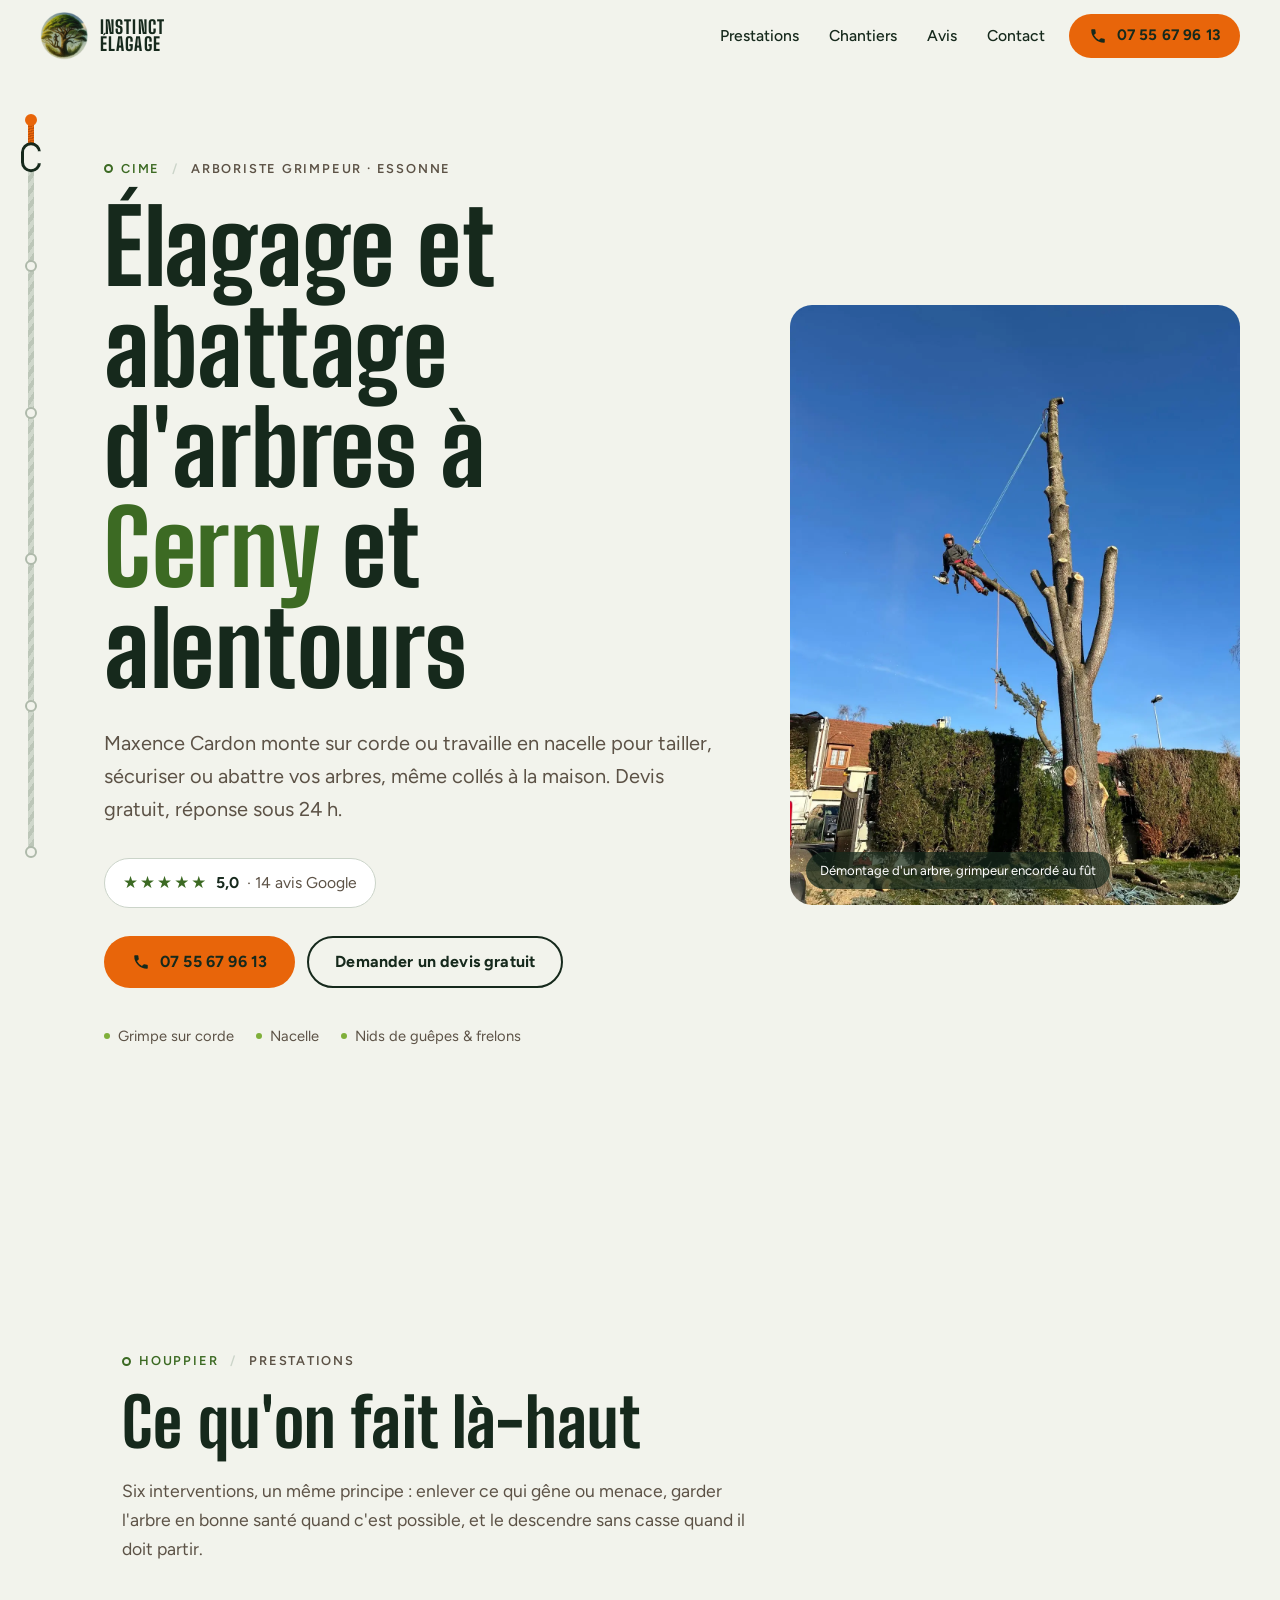
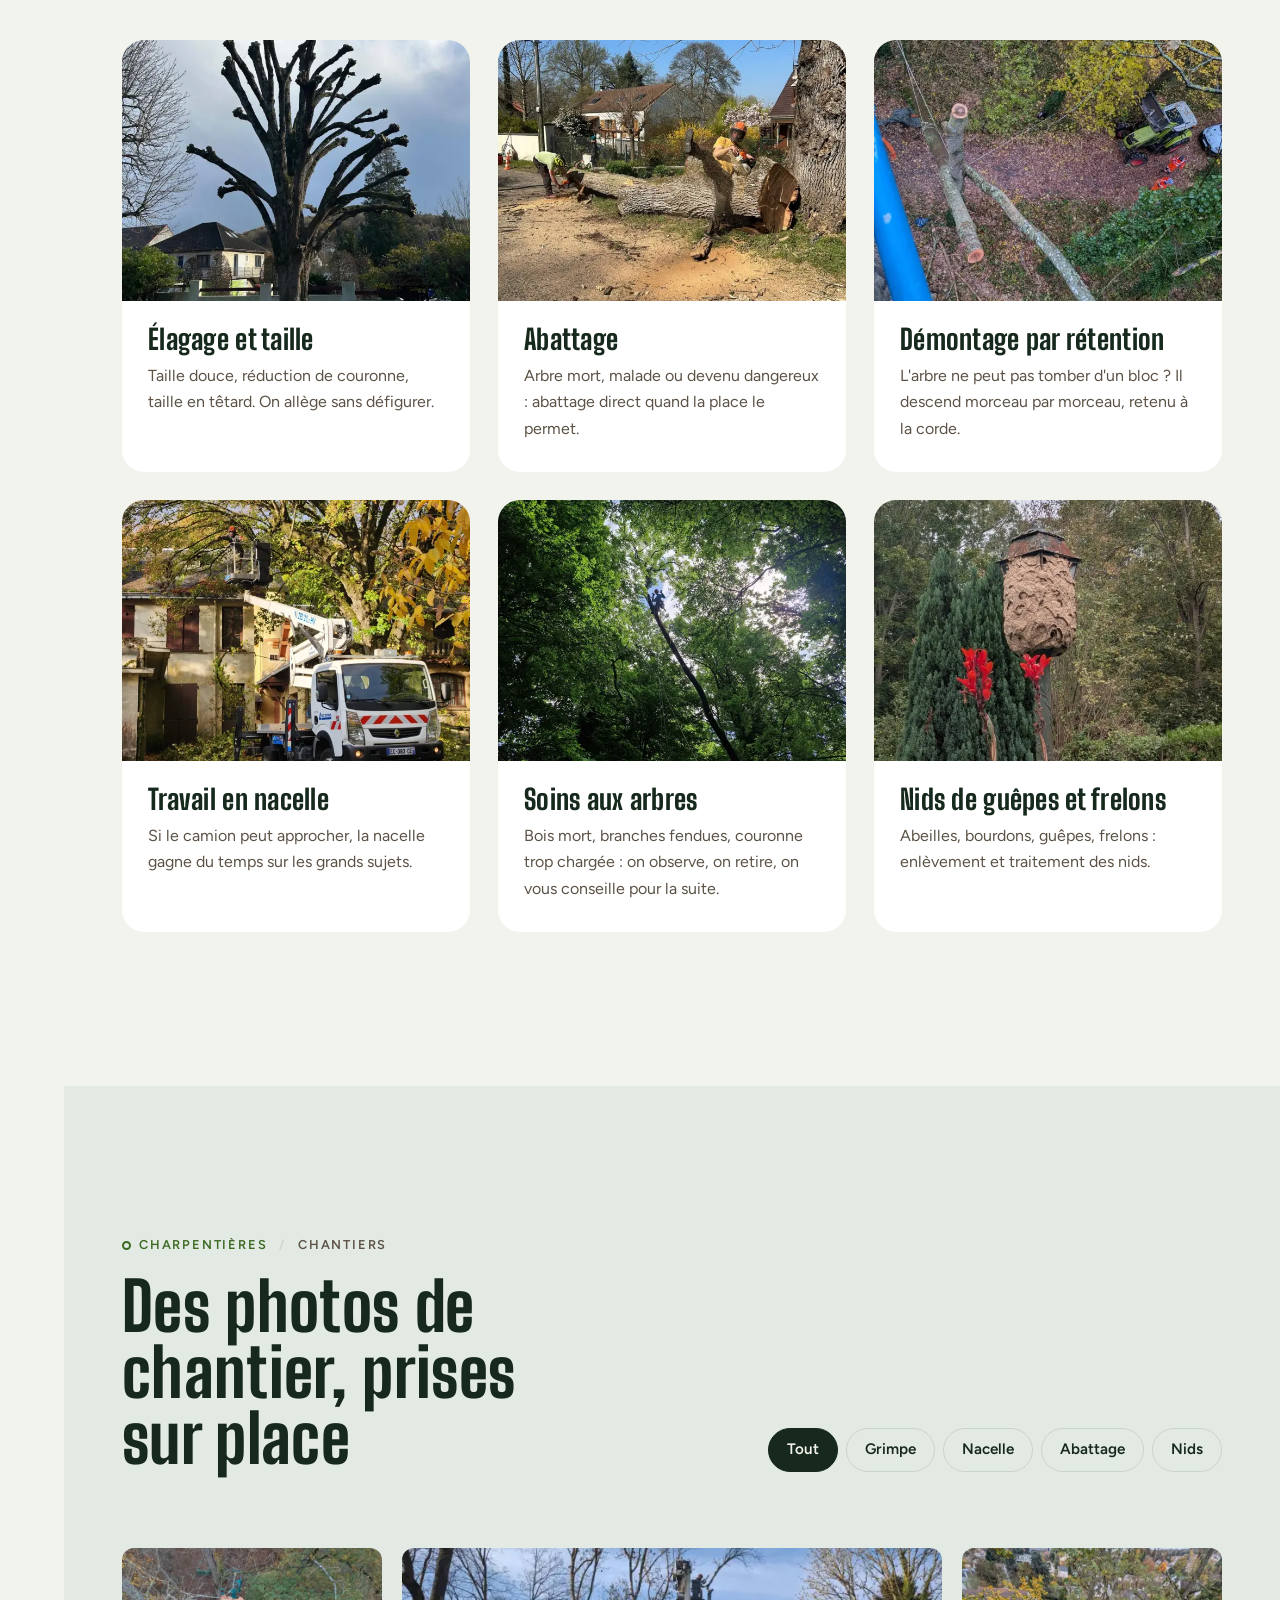
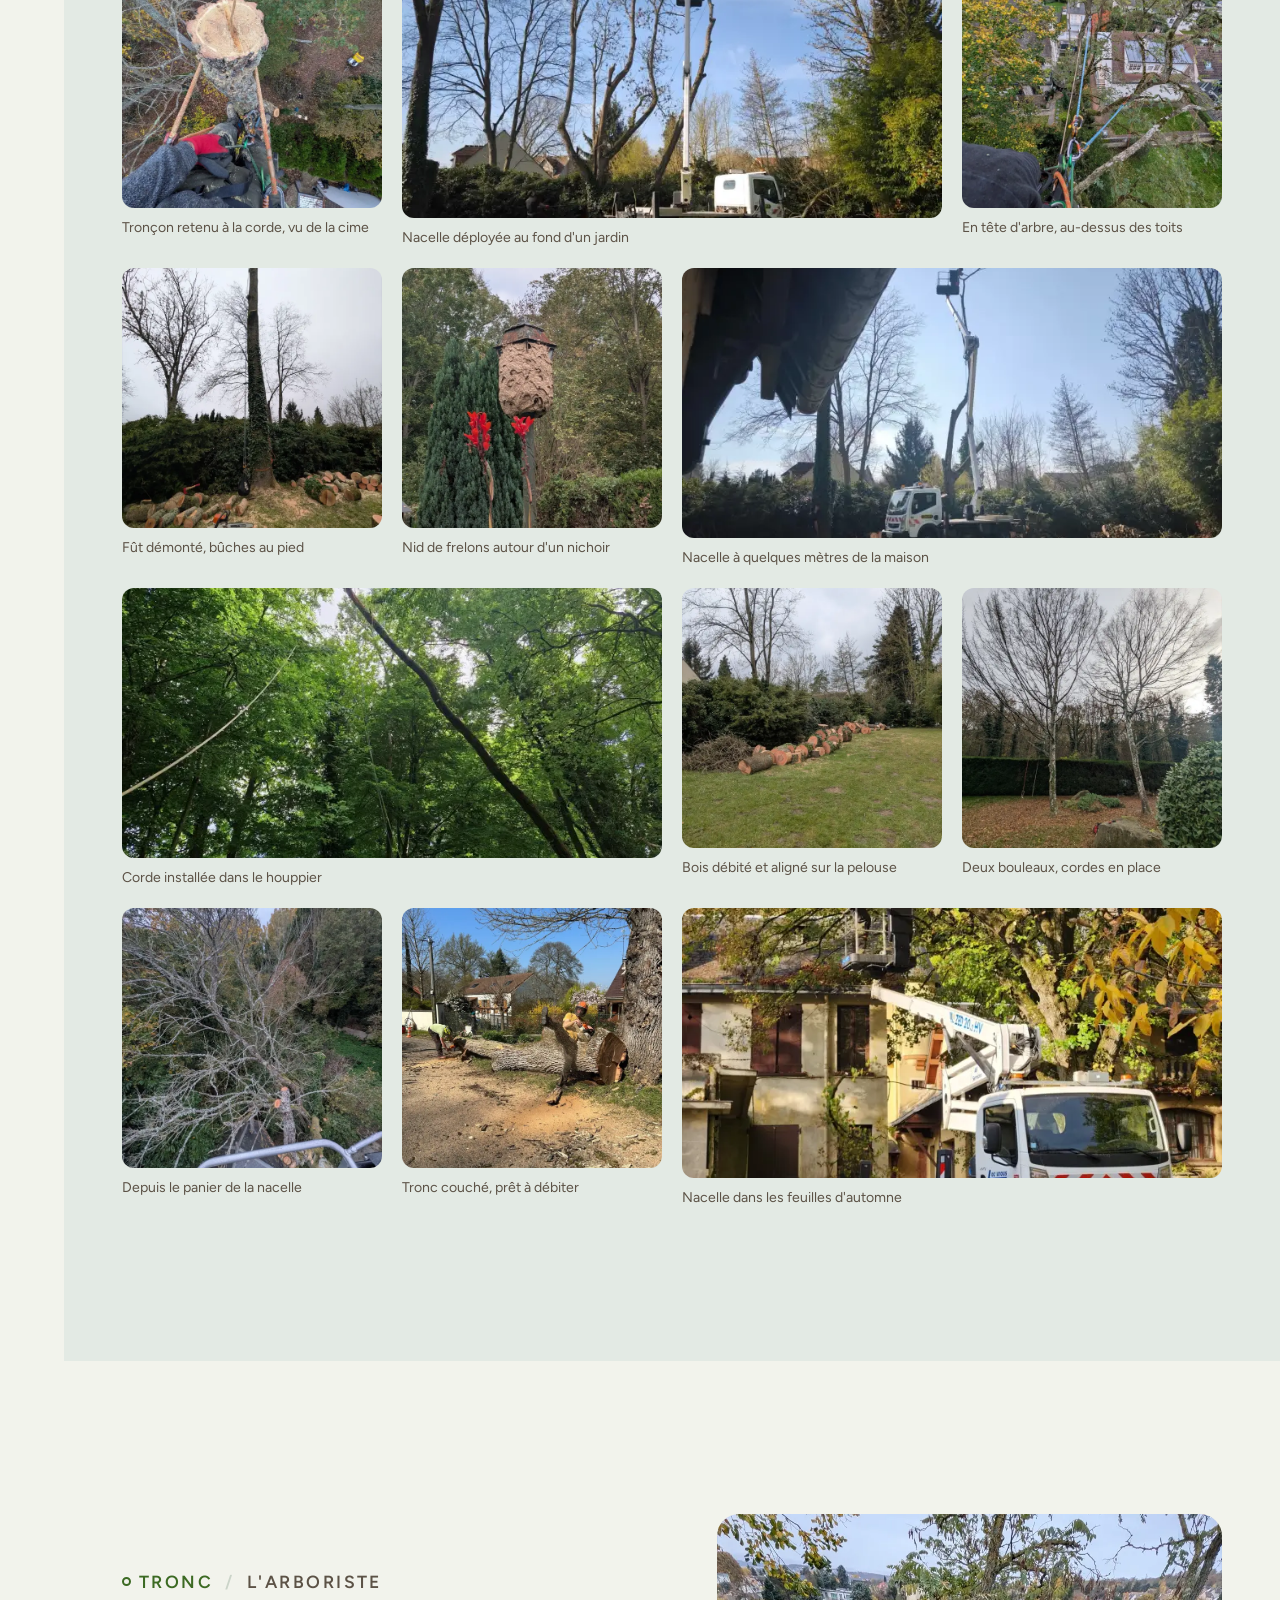
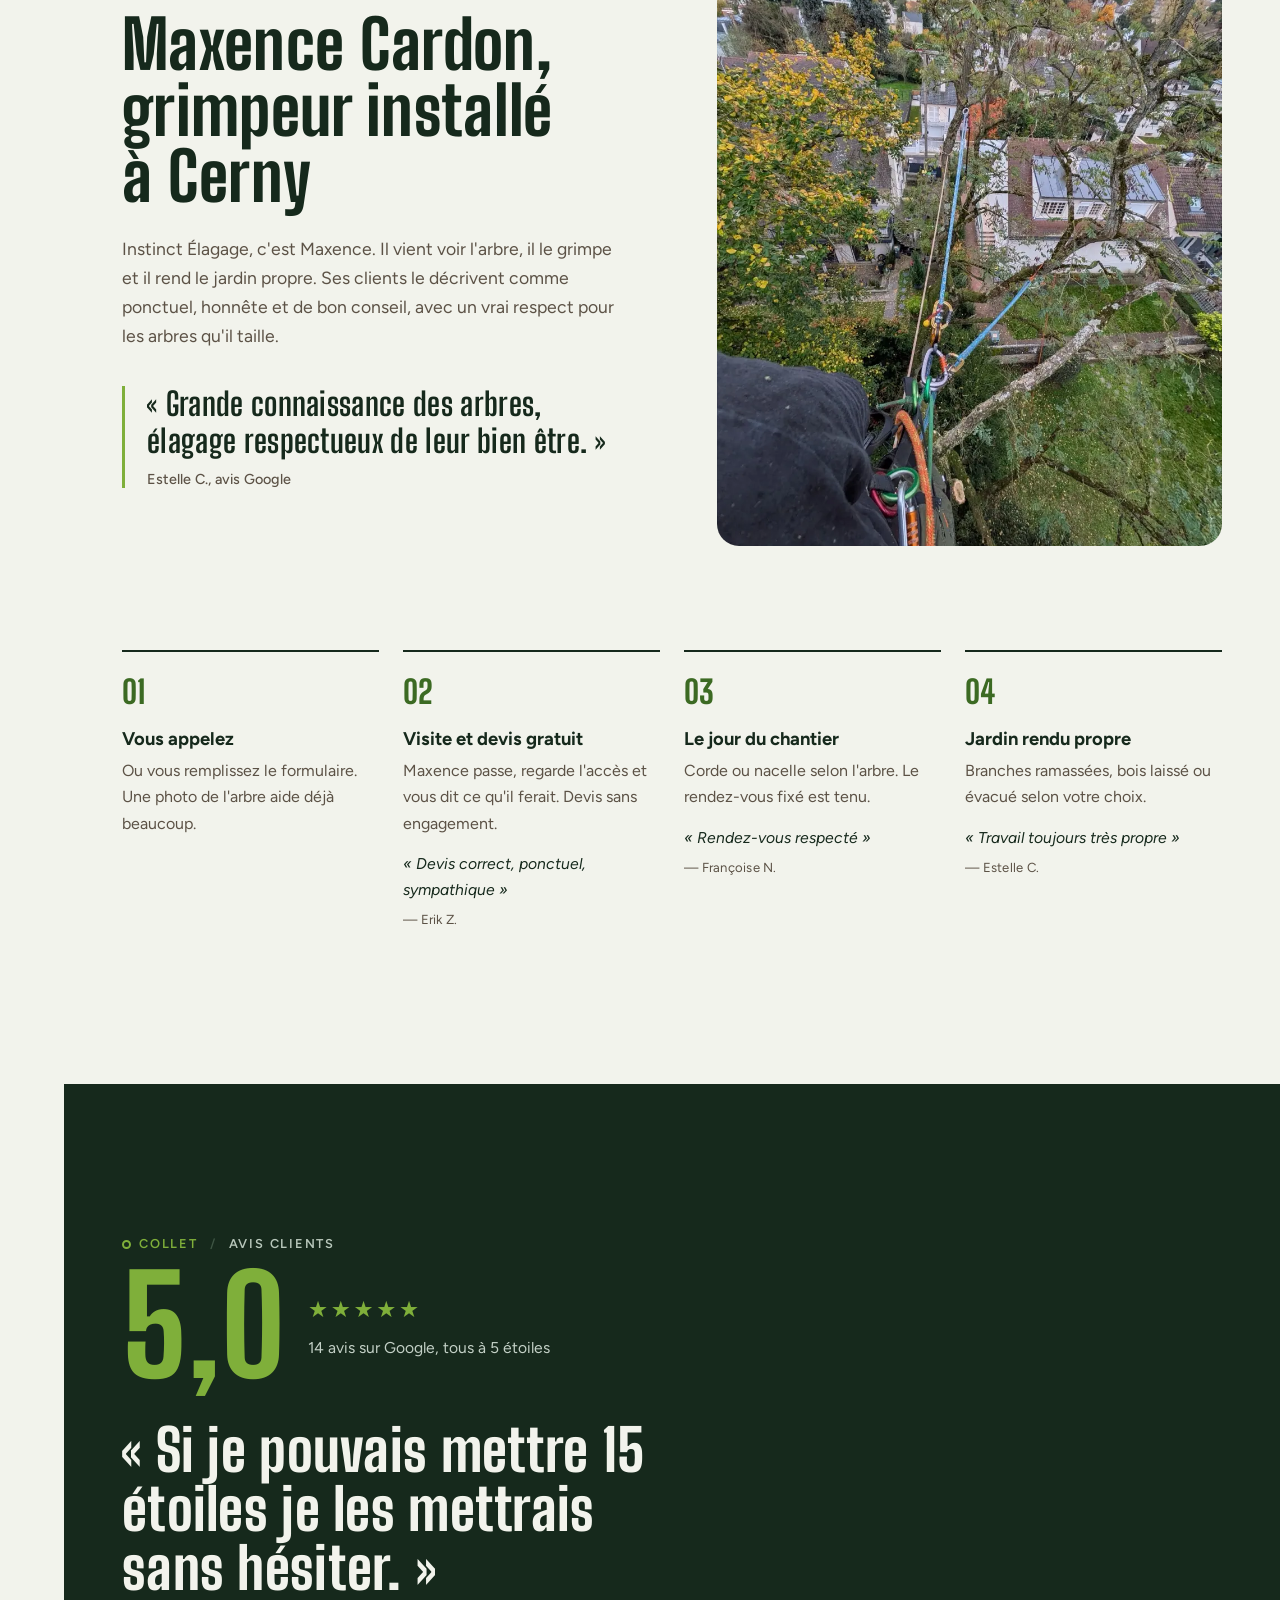
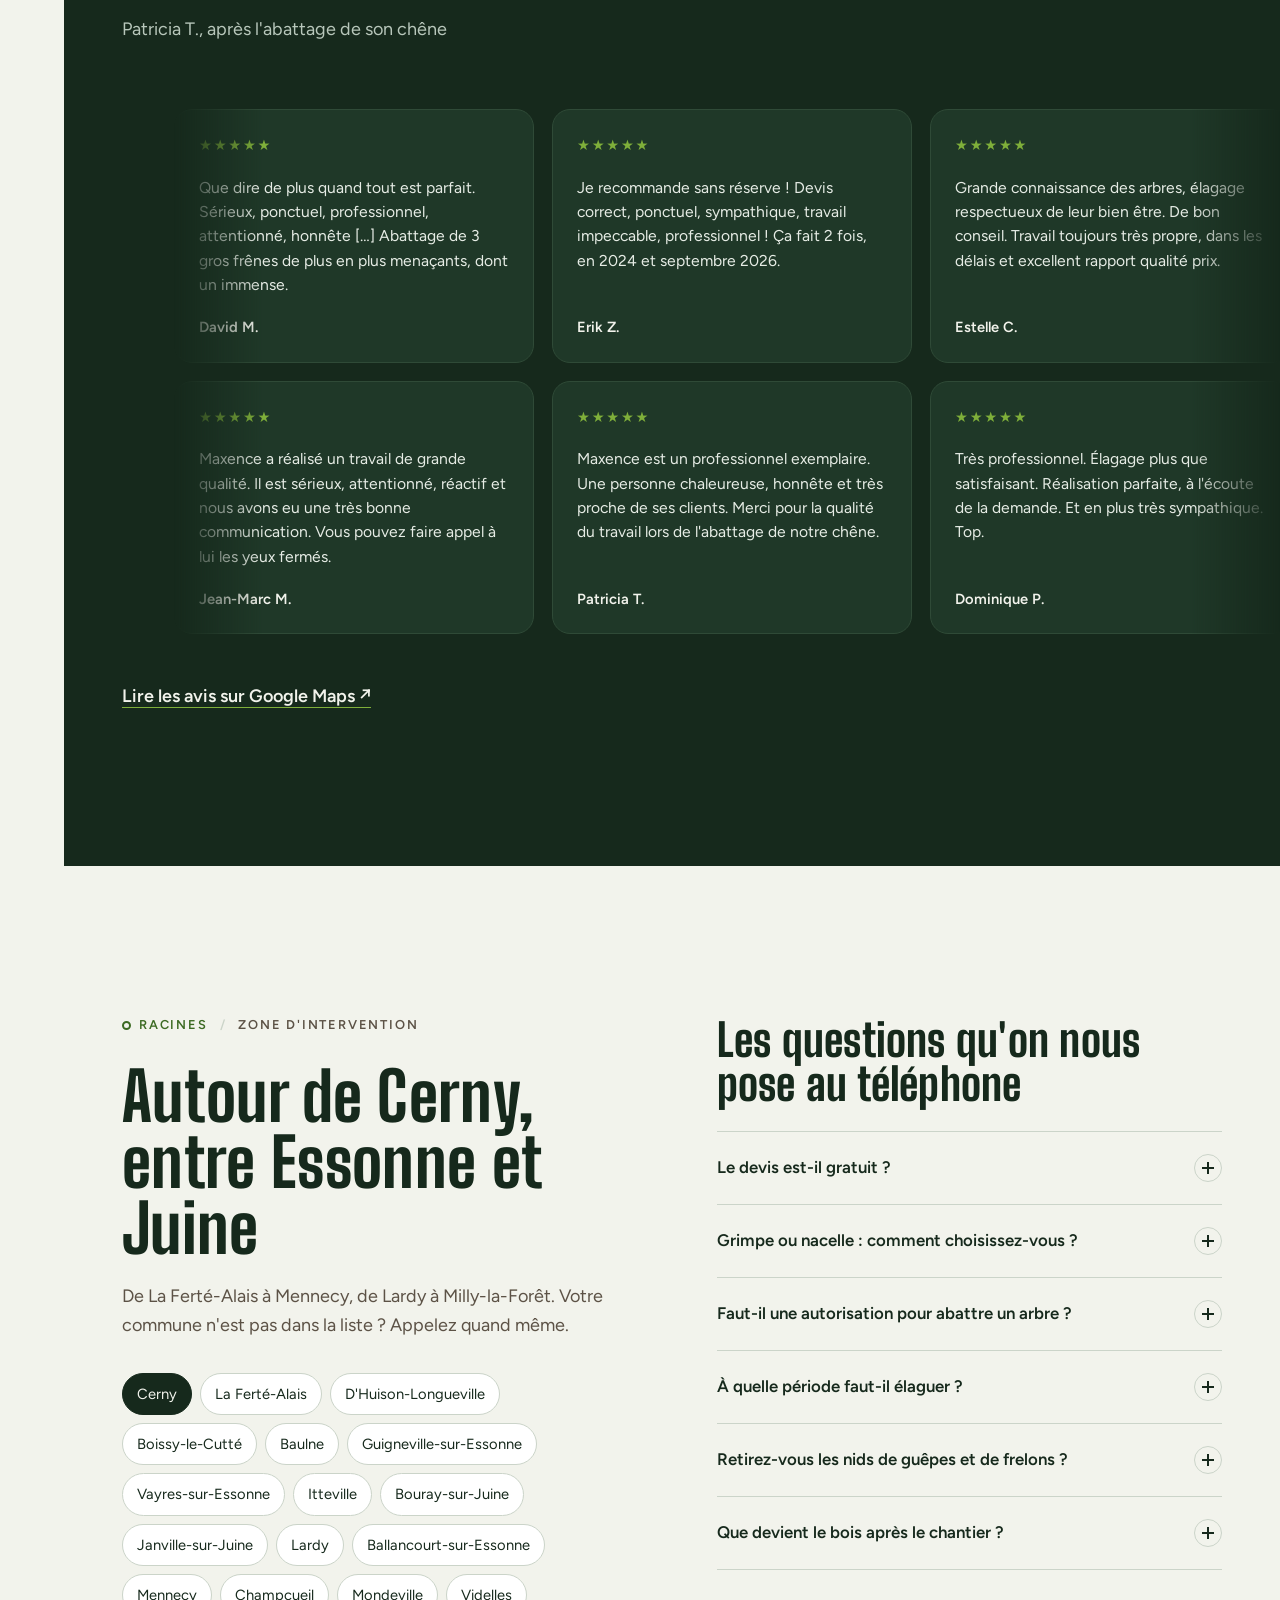
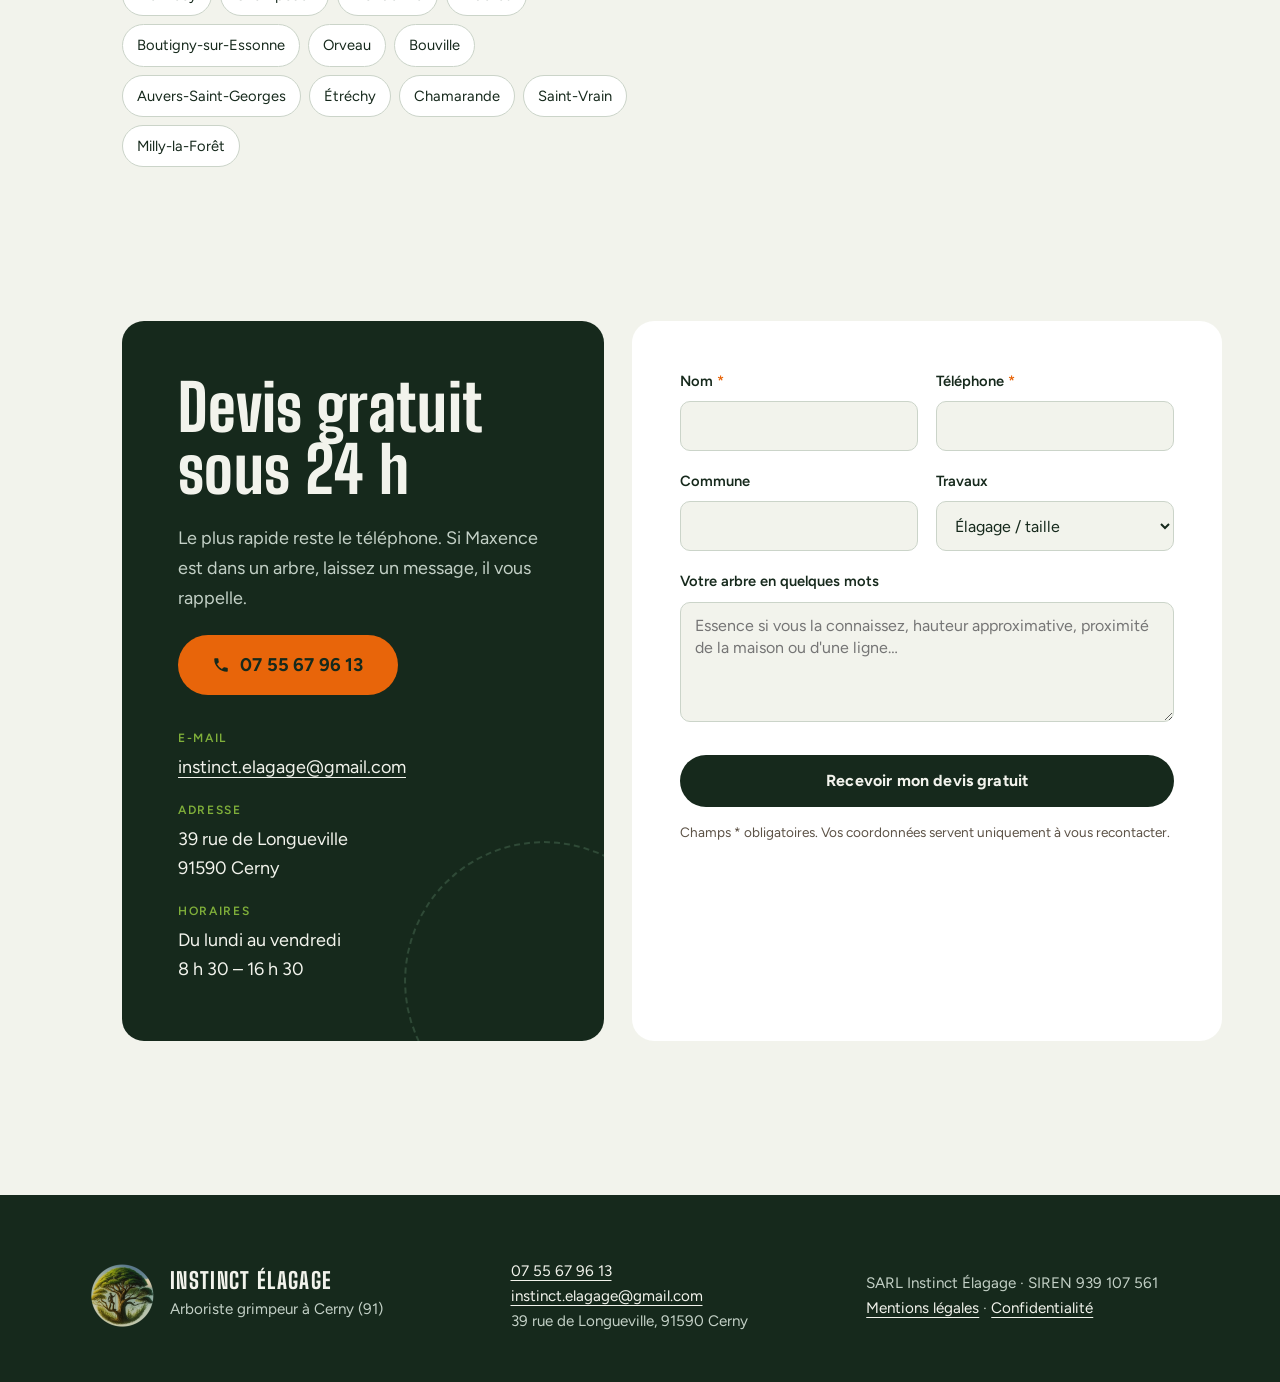
<file: index.html>
<!doctype html>
<html lang="fr">
<head>
<meta charset="UTF-8">
<meta name="viewport" content="width=device-width, initial-scale=1">
<script>document.documentElement.classList.add('js')</script>
<title>Élagueur à Cerny (91) | Instinct Élagage, arboriste grimpeur | Devis gratuit sous 24h</title>
<meta name="description" content="Instinct Élagage, arboriste grimpeur à Cerny (91) : élagage, taille, abattage, démontage d'arbres, nacelle, nids de guêpes et frelons. Noté 5,0/5 sur Google. Devis gratuit sous 24h. 07 55 67 96 13.">
<meta name="theme-color" content="#16291C">

<meta property="og:title" content="Instinct Élagage, élagueur grimpeur à Cerny (91)">
<meta property="og:description" content="Élagage, abattage, démontage d'arbres et nids de frelons en Essonne. Noté 5,0/5 sur Google. Devis gratuit sous 24h.">
<meta property="og:type" content="website">
<meta property="og:locale" content="fr_FR">
<meta property="og:url" content="https://znk-v.github.io/instinct-elagage/">
<meta property="og:image" content="https://znk-v.github.io/instinct-elagage/og-image.jpg">
<meta property="og:image:width" content="1200">
<meta property="og:image:height" content="630">
<meta property="og:image:alt" content="Arboriste grimpeur dans un houppier, Instinct Élagage à Cerny">
<meta name="twitter:card" content="summary_large_image">
<link rel="canonical" href="https://znk-v.github.io/instinct-elagage/">

<link rel="icon" href="favicon.ico" sizes="any">
<link rel="icon" type="image/png" sizes="32x32" href="favicon-32x32.png">
<link rel="icon" type="image/png" sizes="16x16" href="favicon-16x16.png">
<link rel="apple-touch-icon" sizes="180x180" href="apple-touch-icon.png">

<link rel="preconnect" href="https://fonts.googleapis.com">
<link rel="preconnect" href="https://fonts.gstatic.com" crossorigin>
<link href="https://fonts.googleapis.com/css2?family=Big+Shoulders+Display:wght@700;800&family=Figtree:wght@400;500;600;700&display=swap" rel="stylesheet">
<link rel="preload" as="image" href="img/hero-grimpeur.webp" fetchpriority="high">
<link rel="stylesheet" href="css/style.css">

<script type="application/ld+json">
{
  "@context":"https://schema.org",
  "@type":"LocalBusiness",
  "@id":"https://znk-v.github.io/instinct-elagage/#entreprise",
  "name":"Instinct Élagage",
  "legalName":"INSTINCT ELAGAGE",
  "description":"Arboriste grimpeur : élagage, taille, abattage, démontage d'arbres par rétention, travail en nacelle, enlèvement et traitement des nids d'hyménoptères.",
  "url":"https://znk-v.github.io/instinct-elagage/",
  "telephone":"+33755679613",
  "email":"instinct.elagage@gmail.com",
  "image":"https://znk-v.github.io/instinct-elagage/og-image.jpg",
  "logo":"https://znk-v.github.io/instinct-elagage/favicon-512.png",
  "founder":{"@type":"Person","name":"Maxence Cardon","jobTitle":"Arboriste grimpeur"},
  "taxID":"939107561",
  "priceRange":"€€",
  "address":{"@type":"PostalAddress","streetAddress":"39 rue de Longueville","addressLocality":"Cerny","postalCode":"91590","addressRegion":"Essonne","addressCountry":"FR"},
  "geo":{"@type":"GeoCoordinates","latitude":48.4721468,"longitude":2.3258686},
  "hasMap":"https://maps.app.goo.gl/cycZa8E64y7yx4pi8",
  "openingHoursSpecification":[{"@type":"OpeningHoursSpecification","dayOfWeek":["Monday","Tuesday","Wednesday","Thursday","Friday"],"opens":"08:30","closes":"16:30"}],
  "aggregateRating":{"@type":"AggregateRating","ratingValue":"5.0","reviewCount":"14","bestRating":"5"},
  "areaServed":[
    {"@type":"City","name":"Cerny"},{"@type":"City","name":"La Ferté-Alais"},{"@type":"City","name":"D'Huison-Longueville"},{"@type":"City","name":"Boissy-le-Cutté"},{"@type":"City","name":"Baulne"},{"@type":"City","name":"Guigneville-sur-Essonne"},{"@type":"City","name":"Vayres-sur-Essonne"},{"@type":"City","name":"Itteville"},{"@type":"City","name":"Bouray-sur-Juine"},{"@type":"City","name":"Janville-sur-Juine"},{"@type":"City","name":"Lardy"},{"@type":"City","name":"Ballancourt-sur-Essonne"},{"@type":"City","name":"Mennecy"},{"@type":"City","name":"Champcueil"},{"@type":"City","name":"Mondeville"},{"@type":"City","name":"Videlles"},{"@type":"City","name":"Boutigny-sur-Essonne"},{"@type":"City","name":"Orveau"},{"@type":"City","name":"Bouville"},{"@type":"City","name":"Auvers-Saint-Georges"},{"@type":"City","name":"Étréchy"},{"@type":"City","name":"Chamarande"},{"@type":"City","name":"Saint-Vrain"},{"@type":"City","name":"Milly-la-Forêt"}
  ],
  "hasOfferCatalog":{
    "@type":"OfferCatalog",
    "name":"Prestations",
    "itemListElement":[
      {"@type":"Offer","itemOffered":{"@type":"Service","name":"Élagage et taille d'arbres","description":"Taille douce, réduction de couronne, taille en têtard, retrait du bois mort."}},
      {"@type":"Offer","itemOffered":{"@type":"Service","name":"Abattage d'arbres","description":"Abattage d'arbres morts, malades ou dangereux."}},
      {"@type":"Offer","itemOffered":{"@type":"Service","name":"Démontage d'arbres par rétention","description":"Démontage morceau par morceau, retenu à la corde, quand l'arbre ne peut pas tomber en entier."}},
      {"@type":"Offer","itemOffered":{"@type":"Service","name":"Élagage en nacelle","description":"Travail en hauteur depuis une nacelle quand le camion peut approcher."}},
      {"@type":"Offer","itemOffered":{"@type":"Service","name":"Soins aux arbres","description":"Observation de l'arbre, retrait des branches fendues ou mortes, conseils d'entretien."}},
      {"@type":"Offer","itemOffered":{"@type":"Service","name":"Enlèvement de nids de guêpes et frelons","description":"Enlèvement et traitement des nids d'abeilles, bourdons, guêpes et frelons."}}
    ]
  }
}
</script>
<script type="application/ld+json">
{
  "@context":"https://schema.org",
  "@type":"FAQPage",
  "mainEntity":[
    {"@type":"Question","name":"Le devis est-il gratuit ?","acceptedAnswer":{"@type":"Answer","text":"Oui. Maxence vient voir l'arbre, explique ce qu'il propose de faire et vous envoie un devis détaillé, sans engagement. Vous avez une réponse sous 24 h après votre appel ou votre message."}},
    {"@type":"Question","name":"Grimpe ou nacelle : comment choisissez-vous ?","acceptedAnswer":{"@type":"Answer","text":"Selon l'accès. Si le camion peut approcher de l'arbre, la nacelle va souvent plus vite. Dans un jardin fermé, derrière la maison ou au-dessus d'un toit, Maxence monte sur corde et descend les morceaux retenus à la corde."}},
    {"@type":"Question","name":"Faut-il une autorisation pour abattre un arbre ?","acceptedAnswer":{"@type":"Answer","text":"Dans la plupart des jardins privés, non. Certaines communes protègent toutefois des arbres dans leur plan local d'urbanisme, et un arbre situé en espace boisé classé demande une déclaration préalable en mairie. Posez la question au moment du devis."}},
    {"@type":"Question","name":"À quelle période faut-il élaguer ?","acceptedAnswer":{"@type":"Answer","text":"Pour une taille d'entretien, on évite les gelées, les fortes chaleurs et le printemps, quand les oiseaux nichent. Un arbre dangereux, lui, se traite dès que possible, quelle que soit la saison."}},
    {"@type":"Question","name":"Retirez-vous les nids de guêpes et de frelons ?","acceptedAnswer":{"@type":"Answer","text":"Oui. Instinct Élagage enlève et traite les nids d'abeilles, de bourdons, de guêpes et de frelons. Appelez en précisant où se trouve le nid et à quelle hauteur."}},
    {"@type":"Question","name":"Que devient le bois après le chantier ?","acceptedAnswer":{"@type":"Answer","text":"Vous choisissez au moment du devis : le bois coupé en tronçons reste chez vous, pour la cheminée par exemple, ou il part avec les branches."}}
  ]
}
</script>
</head>
<body>
<a class="skip" href="#contenu">Aller au contenu</a>

<!-- La corde : repère de lecture vertical (desktop) -->
<nav class="rope" aria-label="Progression dans la page">
  <div class="rope__line" aria-hidden="true"><div class="rope__fill"></div></div>
  <span class="rope__clip" aria-hidden="true"></span>
  <ol class="rope__stops">
    <li><a href="#cime" data-stop="cime"><span>Cime</span></a></li>
    <li><a href="#houppier" data-stop="houppier"><span>Houppier</span></a></li>
    <li><a href="#charpentieres" data-stop="charpentieres"><span>Charpentières</span></a></li>
    <li><a href="#tronc" data-stop="tronc"><span>Tronc</span></a></li>
    <li><a href="#collet" data-stop="collet"><span>Collet</span></a></li>
    <li><a href="#racines" data-stop="racines"><span>Racines</span></a></li>
  </ol>
</nav>

<header class="top" id="top">
  <div class="top__inner">
    <a class="brand" href="#cime" aria-label="Instinct Élagage, retour en haut">
      <img src="img/logo-arbre.webp" width="48" height="48" alt="">
      <span class="brand__name">Instinct<br>Élagage</span>
    </a>
    <nav class="menu" aria-label="Navigation principale">
      <a href="#houppier">Prestations</a>
      <a href="#charpentieres">Chantiers</a>
      <a href="#collet">Avis</a>
      <a href="#racines">Contact</a>
    </nav>
    <a class="btn btn--epi btn--sm top__call" href="tel:+33755679613">
      <svg aria-hidden="true" viewBox="0 0 24 24"><path d="M6.6 10.8a15.1 15.1 0 0 0 6.6 6.6l2.2-2.2a1 1 0 0 1 1-.25 11.4 11.4 0 0 0 3.6.57 1 1 0 0 1 1 1V20a1 1 0 0 1-1 1A17 17 0 0 1 3 4a1 1 0 0 1 1-1h3.5a1 1 0 0 1 1 1c0 1.25.2 2.45.57 3.57a1 1 0 0 1-.25 1z"/></svg>
      07 55 67 96 13
    </a>
  </div>
</header>

<main id="contenu">

<!-- CIME -->
<section class="hero" id="cime" data-section="cime">
  <div class="hero__text">
    <p class="overline"><span class="overline__stop">Cime</span>Arboriste grimpeur · Essonne</p>
    <h1>Élagage et abattage d'arbres à <em>Cerny</em> et alentours</h1>
    <p class="lead">Maxence Cardon monte sur corde ou travaille en nacelle pour tailler, sécuriser ou abattre vos arbres, même collés à la maison. Devis gratuit, réponse sous 24&nbsp;h.</p>

    <a class="rating" href="https://maps.app.goo.gl/cycZa8E64y7yx4pi8" target="_blank" rel="noopener">
      <span class="stars" aria-hidden="true">★★★★★</span>
      <strong>5,0</strong>
      <span>· 14 avis Google</span>
    </a>

    <div class="hero__cta">
      <a class="btn btn--epi" href="tel:+33755679613">
        <svg aria-hidden="true" viewBox="0 0 24 24"><path d="M6.6 10.8a15.1 15.1 0 0 0 6.6 6.6l2.2-2.2a1 1 0 0 1 1-.25 11.4 11.4 0 0 0 3.6.57 1 1 0 0 1 1 1V20a1 1 0 0 1-1 1A17 17 0 0 1 3 4a1 1 0 0 1 1-1h3.5a1 1 0 0 1 1 1c0 1.25.2 2.45.57 3.57a1 1 0 0 1-.25 1z"/></svg>
        07 55 67 96 13
      </a>
      <a class="btn btn--ghost" href="#devis">Demander un devis gratuit</a>
    </div>

    <ul class="hero__tags" aria-label="Moyens d'intervention">
      <li>Grimpe sur corde</li>
      <li>Nacelle</li>
      <li>Nids de guêpes &amp; frelons</li>
    </ul>
  </div>

  <figure class="hero__media">
    <img src="img/hero-grimpeur.webp" width="1200" height="1600" alt="Maxence Cardon encordé sur un tronc étêté, ciel bleu, au-dessus d'une haie de jardin" fetchpriority="high">
    <figcaption>Démontage d'un arbre, grimpeur encordé au fût</figcaption>
  </figure>
</section>

<!-- HOUPPIER -->
<section class="section" id="houppier" data-section="houppier">
  <div class="wrap">
    <header class="section__head">
      <p class="overline"><span class="overline__stop">Houppier</span>Prestations</p>
      <h2>Ce qu'on fait là-haut</h2>
      <p class="section__intro">Six interventions, un même principe : enlever ce qui gêne ou menace, garder l'arbre en bonne santé quand c'est possible, et le descendre sans casse quand il doit partir.</p>
    </header>

    <ul class="services">
      <li class="service reveal">
        <img src="img/thumbs/taille-tetard.webp" width="640" height="853" loading="lazy" alt="Vieil arbre taillé en têtard devant une maison">
        <div class="service__body">
          <h3>Élagage et taille</h3>
          <p>Taille douce, réduction de couronne, taille en têtard. On allège sans défigurer.</p>
        </div>
      </li>
      <li class="service reveal">
        <img src="img/thumbs/abattage-sol.webp" width="640" height="853" loading="lazy" alt="Tronc abattu couché dans un jardin, maisons en arrière-plan">
        <div class="service__body">
          <h3>Abattage</h3>
          <p>Arbre mort, malade ou devenu dangereux : abattage direct quand la place le permet.</p>
        </div>
      </li>
      <li class="service reveal">
        <img src="img/thumbs/demontage-vue-haut.webp" width="640" height="853" loading="lazy" alt="Vue plongeante depuis la cime : tronçons de bois au sol, zone dégagée">
        <div class="service__body">
          <h3>Démontage par rétention</h3>
          <p>L'arbre ne peut pas tomber d'un bloc ? Il descend morceau par morceau, retenu à la corde.</p>
        </div>
      </li>
      <li class="service reveal">
        <img src="img/thumbs/nacelle-automne.webp" width="640" height="480" loading="lazy" alt="Camion nacelle déployé dans un grand arbre en automne, devant une maison">
        <div class="service__body">
          <h3>Travail en nacelle</h3>
          <p>Si le camion peut approcher, la nacelle gagne du temps sur les grands sujets.</p>
        </div>
      </li>
      <li class="service reveal">
        <img src="img/thumbs/grimpe-canopee.webp" width="640" height="480" loading="lazy" alt="Grimpeur vu d'en bas, au cœur d'un feuillage dense">
        <div class="service__body">
          <h3>Soins aux arbres</h3>
          <p>Bois mort, branches fendues, couronne trop chargée : on observe, on retire, on vous conseille pour la suite.</p>
        </div>
      </li>
      <li class="service reveal">
        <img src="img/thumbs/nid-hymenopteres.webp" width="640" height="853" loading="lazy" alt="Gros nid de frelons construit autour d'un nichoir en haut d'un poteau">
        <div class="service__body">
          <h3>Nids de guêpes et frelons</h3>
          <p>Abeilles, bourdons, guêpes, frelons : enlèvement et traitement des nids.</p>
        </div>
      </li>
    </ul>
  </div>
</section>

<!-- CHARPENTIÈRES -->
<section class="section section--brume" id="charpentieres" data-section="charpentieres">
  <div class="wrap">
    <header class="section__head section__head--row">
      <div>
        <p class="overline"><span class="overline__stop">Charpentières</span>Chantiers</p>
        <h2>Des photos de chantier, prises sur place</h2>
      </div>
      <div class="filters" role="group" aria-label="Filtrer les photos">
        <button type="button" class="chip is-active" data-filter="all" aria-pressed="true">Tout</button>
        <button type="button" class="chip" data-filter="grimpe" aria-pressed="false">Grimpe</button>
        <button type="button" class="chip" data-filter="nacelle" aria-pressed="false">Nacelle</button>
        <button type="button" class="chip" data-filter="abattage" aria-pressed="false">Abattage</button>
        <button type="button" class="chip" data-filter="nids" aria-pressed="false">Nids</button>
      </div>
    </header>

    <ul class="gallery" id="gallery">
      <li data-cat="grimpe"><button type="button" class="shot" data-full="img/retention-cime.webp"><img src="img/thumbs/retention-cime.webp" width="640" height="853" loading="lazy" alt="Depuis la cime : un tronçon coupé retenu par la corde"></button><span>Tronçon retenu à la corde, vu de la cime</span></li>
      <li data-cat="nacelle" class="wide"><button type="button" class="shot" data-full="img/nacelle-jardin.webp"><img src="img/thumbs/nacelle-jardin.webp" width="640" height="480" loading="lazy" alt="Camion nacelle dans un jardin au pied de grands arbres sans feuilles"></button><span>Nacelle déployée au fond d'un jardin</span></li>
      <li data-cat="grimpe"><button type="button" class="shot" data-full="img/grimpeur-village.webp"><img src="img/thumbs/grimpeur-village.webp" width="640" height="853" loading="lazy" alt="Vue depuis le haut d'un arbre, cordes et toits du village en contrebas"></button><span>En tête d'arbre, au-dessus des toits</span></li>
      <li data-cat="abattage"><button type="button" class="shot" data-full="img/demontage-tronc.webp"><img src="img/thumbs/demontage-tronc.webp" width="640" height="853" loading="lazy" alt="Fût couvert de lierre démonté, bûches et tronçonneuse au pied"></button><span>Fût démonté, bûches au pied</span></li>
      <li data-cat="nids"><button type="button" class="shot" data-full="img/nid-hymenopteres.webp"><img src="img/thumbs/nid-hymenopteres.webp" width="640" height="853" loading="lazy" alt="Nid de frelons construit autour d'un nichoir"></button><span>Nid de frelons autour d'un nichoir</span></li>
      <li data-cat="nacelle" class="wide"><button type="button" class="shot" data-full="img/nacelle-maison.webp"><img src="img/thumbs/nacelle-maison.webp" width="640" height="480" loading="lazy" alt="Nacelle à hauteur de cime, à quelques mètres d'une maison"></button><span>Nacelle à quelques mètres de la maison</span></li>
      <li data-cat="grimpe" class="wide"><button type="button" class="shot" data-full="img/corde-canopee.webp"><img src="img/thumbs/corde-canopee.webp" width="640" height="480" loading="lazy" alt="Corde installée dans un houppier en pleine feuille"></button><span>Corde installée dans le houppier</span></li>
      <li data-cat="abattage"><button type="button" class="shot" data-full="img/bois-debite.webp"><img src="img/thumbs/bois-debite.webp" width="640" height="853" loading="lazy" alt="Tronçons de bois alignés sur la pelouse après abattage"></button><span>Bois débité et aligné sur la pelouse</span></li>
      <li data-cat="grimpe"><button type="button" class="shot" data-full="img/taille-hiver.webp"><img src="img/thumbs/taille-hiver.webp" width="640" height="853" loading="lazy" alt="Deux bouleaux en hiver, cordes de grimpe en place"></button><span>Deux bouleaux, cordes en place</span></li>
      <li data-cat="nacelle"><button type="button" class="shot" data-full="img/panier-nacelle.webp"><img src="img/thumbs/panier-nacelle.webp" width="640" height="853" loading="lazy" alt="Vue depuis le panier de la nacelle sur un arbre couché dans un talus"></button><span>Depuis le panier de la nacelle</span></li>
      <li data-cat="abattage"><button type="button" class="shot" data-full="img/abattage-sol.webp"><img src="img/thumbs/abattage-sol.webp" width="640" height="853" loading="lazy" alt="Tronc abattu au sol, prêt à être débité"></button><span>Tronc couché, prêt à débiter</span></li>
      <li data-cat="nacelle" class="wide"><button type="button" class="shot" data-full="img/nacelle-automne.webp"><img src="img/thumbs/nacelle-automne.webp" width="640" height="480" loading="lazy" alt="Nacelle dans un grand arbre aux feuilles jaunes"></button><span>Nacelle dans les feuilles d'automne</span></li>
    </ul>
    <button type="button" class="btn btn--ghost gallery__more" id="galleryMore" aria-controls="gallery" aria-expanded="false">Voir les 12 photos</button>
  </div>
</section>

<!-- TRONC -->
<section class="section" id="tronc" data-section="tronc">
  <div class="wrap tronc">
    <div class="tronc__intro">
      <p class="overline"><span class="overline__stop">Tronc</span>L'arboriste</p>
      <h2>Maxence Cardon, grimpeur installé à Cerny</h2>
      <p>Instinct Élagage, c'est Maxence. Il vient voir l'arbre, il le grimpe et il rend le jardin propre. Ses clients le décrivent comme ponctuel, honnête et de bon conseil, avec un vrai respect pour les arbres qu'il taille.</p>
      <blockquote class="pull">
        <p>« Grande connaissance des arbres, élagage respectueux de leur bien être. »</p>
        <cite>Estelle C., avis Google</cite>
      </blockquote>
    </div>
    <figure class="tronc__media">
      <img src="img/grimpeur-village.webp" width="900" height="1200" loading="lazy" alt="Point de vue du grimpeur en haut d'un arbre, corde et harnais, village en contrebas">
    </figure>

    <ol class="steps">
      <li class="step reveal">
        <span class="step__n">01</span>
        <h3>Vous appelez</h3>
        <p>Ou vous remplissez le formulaire. Une photo de l'arbre aide déjà beaucoup.</p>
      </li>
      <li class="step reveal">
        <span class="step__n">02</span>
        <h3>Visite et devis gratuit</h3>
        <p>Maxence passe, regarde l'accès et vous dit ce qu'il ferait. Devis sans engagement.</p>
        <q>Devis correct, ponctuel, sympathique</q><span class="step__who">Erik Z.</span>
      </li>
      <li class="step reveal">
        <span class="step__n">03</span>
        <h3>Le jour du chantier</h3>
        <p>Corde ou nacelle selon l'arbre. Le rendez-vous fixé est tenu.</p>
        <q>Rendez-vous respecté</q><span class="step__who">Françoise N.</span>
      </li>
      <li class="step reveal">
        <span class="step__n">04</span>
        <h3>Jardin rendu propre</h3>
        <p>Branches ramassées, bois laissé ou évacué selon votre choix.</p>
        <q>Travail toujours très propre</q><span class="step__who">Estelle C.</span>
      </li>
    </ol>
  </div>
</section>

<!-- COLLET -->
<section class="section section--foret" id="collet" data-section="collet">
  <div class="wrap avis__head">
    <p class="overline overline--light"><span class="overline__stop">Collet</span>Avis clients</p>
    <div class="score">
      <span class="score__n">5,0</span>
      <div>
        <span class="stars stars--big" aria-hidden="true">★★★★★</span>
        <p>14 avis sur Google, tous à 5 étoiles</p>
      </div>
    </div>
    <h2>« Si je pouvais mettre 15 étoiles je les mettrais sans hésiter. »</h2>
    <p class="avis__src">Patricia T., après l'abattage de son chêne</p>
  </div>

  <div class="marquee" id="reviews" aria-label="Avis Google">
    <ul class="marquee__row" data-row="1">
      <li class="review"><p>Que dire de plus quand tout est parfait. Sérieux, ponctuel, professionnel, attentionné, honnête […] Abattage de 3 gros frênes de plus en plus menaçants, dont un immense.</p><span>David M.</span></li>
      <li class="review"><p>Je recommande sans réserve ! Devis correct, ponctuel, sympathique, travail impeccable, professionnel ! Ça fait 2 fois, en 2024 et septembre 2026.</p><span>Erik Z.</span></li>
      <li class="review"><p>Grande connaissance des arbres, élagage respectueux de leur bien être. De bon conseil. Travail toujours très propre, dans les délais et excellent rapport qualité prix.</p><span>Estelle C.</span></li>
      <li class="review"><p>Rendez-vous respecté, professionnel agréable qui a fait du bon travail et donné des avis pertinents, prix raisonnable. Que demander de plus !</p><span>Françoise N.</span></li>
      <li class="review"><p>Entreprise très professionnelle, très réactive sur les demandes urgentes, vous pouvez y aller les yeux fermés !</p><span>Mathias N.</span></li>
      <li class="review"><p>Très professionnel à l'écoute de vos demandes. Travaux effectués juste parfait.</p><span>Alexandre L.</span></li>
      <li class="review"><p>Entreprise d'élagage au top !! Travail soigné.</p><span>Thomas M.</span></li>
    </ul>
    <ul class="marquee__row marquee__row--rev" data-row="2">
      <li class="review"><p>Maxence a réalisé un travail de grande qualité. Il est sérieux, attentionné, réactif et nous avons eu une très bonne communication. Vous pouvez faire appel à lui les yeux fermés.</p><span>Jean-Marc M.</span></li>
      <li class="review"><p>Maxence est un professionnel exemplaire. Une personne chaleureuse, honnête et très proche de ses clients. Merci pour la qualité du travail lors de l'abattage de notre chêne.</p><span>Patricia T.</span></li>
      <li class="review"><p>Très professionnel. Élagage plus que satisfaisant. Réalisation parfaite, à l'écoute de la demande. Et en plus très sympathique. Top.</p><span>Dominique P.</span></li>
      <li class="review"><p>Maxence est très professionnel et réalise un travail de qualité. Je recommande sans hésiter.</p><span>Romain B.</span></li>
      <li class="review"><p>Travail au top et toujours soigneux !</p><span>Arnaud N.</span></li>
      <li class="review"><p>Professionnel, sympathique, excellent travail. Je recommande à 100 %.</p><span>Lk J.</span></li>
      <li class="review"><p>Personne très professionnelle et très agréable. Je recommande.</p><span>Jean-Baptiste P.</span></li>
    </ul>
  </div>

  <div class="wrap avis__foot">
    <a class="link-light" href="https://maps.app.goo.gl/cycZa8E64y7yx4pi8" target="_blank" rel="noopener">Lire les avis sur Google Maps <span aria-hidden="true">↗</span></a>
  </div>
</section>

<!-- RACINES -->
<section class="section" id="racines" data-section="racines">
  <div class="wrap racines">
    <div class="zone">
      <p class="overline"><span class="overline__stop">Racines</span>Zone d'intervention</p>
      <h2>Autour de Cerny, entre Essonne et Juine</h2>
      <p>De La Ferté-Alais à Mennecy, de Lardy à Milly-la-Forêt. Votre commune n'est pas dans la liste ? Appelez quand même.</p>
      <ul class="communes">
        <li>Cerny</li><li>La Ferté-Alais</li><li>D'Huison-Longueville</li><li>Boissy-le-Cutté</li><li>Baulne</li><li>Guigneville-sur-Essonne</li><li>Vayres-sur-Essonne</li><li>Itteville</li><li>Bouray-sur-Juine</li><li>Janville-sur-Juine</li><li>Lardy</li><li>Ballancourt-sur-Essonne</li><li>Mennecy</li><li>Champcueil</li><li>Mondeville</li><li>Videlles</li><li>Boutigny-sur-Essonne</li><li>Orveau</li><li>Bouville</li><li>Auvers-Saint-Georges</li><li>Étréchy</li><li>Chamarande</li><li>Saint-Vrain</li><li>Milly-la-Forêt</li>
      </ul>
    </div>

    <div class="faq">
      <h2 class="h2-sm">Les questions qu'on nous pose au téléphone</h2>
      <details>
        <summary>Le devis est-il gratuit ?</summary>
        <p>Oui. Maxence vient voir l'arbre, explique ce qu'il propose de faire et vous envoie un devis détaillé, sans engagement. Vous avez une réponse sous 24 h après votre appel ou votre message.</p>
      </details>
      <details>
        <summary>Grimpe ou nacelle : comment choisissez-vous ?</summary>
        <p>Selon l'accès. Si le camion peut approcher de l'arbre, la nacelle va souvent plus vite. Dans un jardin fermé, derrière la maison ou au-dessus d'un toit, Maxence monte sur corde et descend les morceaux retenus à la corde.</p>
      </details>
      <details>
        <summary>Faut-il une autorisation pour abattre un arbre ?</summary>
        <p>Dans la plupart des jardins privés, non. Certaines communes protègent toutefois des arbres dans leur plan local d'urbanisme, et un arbre situé en espace boisé classé demande une déclaration préalable en mairie. Posez la question au moment du devis.</p>
      </details>
      <details>
        <summary>À quelle période faut-il élaguer ?</summary>
        <p>Pour une taille d'entretien, on évite les gelées, les fortes chaleurs et le printemps, quand les oiseaux nichent. Un arbre dangereux, lui, se traite dès que possible, quelle que soit la saison.</p>
      </details>
      <details>
        <summary>Retirez-vous les nids de guêpes et de frelons ?</summary>
        <p>Oui. Instinct Élagage enlève et traite les nids d'abeilles, de bourdons, de guêpes et de frelons. Appelez en précisant où se trouve le nid et à quelle hauteur.</p>
      </details>
      <details>
        <summary>Que devient le bois après le chantier ?</summary>
        <p>Vous choisissez au moment du devis : le bois coupé en tronçons reste chez vous, pour la cheminée par exemple, ou il part avec les branches.</p>
      </details>
    </div>
  </div>

  <div class="wrap contact" id="devis">
    <div class="contact__card">
      <h2>Devis gratuit sous 24&nbsp;h</h2>
      <p>Le plus rapide reste le téléphone. Si Maxence est dans un arbre, laissez un message, il vous rappelle.</p>
      <a class="btn btn--epi btn--lg" href="tel:+33755679613">
        <svg aria-hidden="true" viewBox="0 0 24 24"><path d="M6.6 10.8a15.1 15.1 0 0 0 6.6 6.6l2.2-2.2a1 1 0 0 1 1-.25 11.4 11.4 0 0 0 3.6.57 1 1 0 0 1 1 1V20a1 1 0 0 1-1 1A17 17 0 0 1 3 4a1 1 0 0 1 1-1h3.5a1 1 0 0 1 1 1c0 1.25.2 2.45.57 3.57a1 1 0 0 1-.25 1z"/></svg>
        07 55 67 96 13
      </a>
      <dl class="coords">
        <div><dt>E-mail</dt><dd><a href="mailto:instinct.elagage@gmail.com">instinct.elagage@gmail.com</a></dd></div>
        <div><dt>Adresse</dt><dd>39 rue de Longueville<br>91590 Cerny</dd></div>
        <div><dt>Horaires</dt><dd>Du lundi au vendredi<br>8 h 30 – 16 h 30</dd></div>
      </dl>
    </div>

    <form class="form" id="quoteForm" novalidate>
      <div class="form__fields">
        <div class="field">
          <label for="nom">Nom <span aria-hidden="true">*</span></label>
          <input id="nom" name="nom" type="text" autocomplete="name" required aria-describedby="nom-err">
          <p class="field__err" id="nom-err" role="alert"></p>
        </div>
        <div class="field">
          <label for="tel">Téléphone <span aria-hidden="true">*</span></label>
          <input id="tel" name="telephone" type="tel" autocomplete="tel" inputmode="tel" required aria-describedby="tel-err">
          <p class="field__err" id="tel-err" role="alert"></p>
        </div>
        <div class="field">
          <label for="ville">Commune</label>
          <input id="ville" name="ville" type="text" autocomplete="address-level2" list="villes">
          <datalist id="villes"><option>Cerny</option><option>La Ferté-Alais</option><option>D'Huison-Longueville</option><option>Boissy-le-Cutté</option><option>Itteville</option><option>Ballancourt-sur-Essonne</option><option>Mennecy</option><option>Lardy</option><option>Étréchy</option></datalist>
        </div>
        <div class="field">
          <label for="type">Travaux</label>
          <select id="type" name="type_travaux">
            <option>Élagage / taille</option>
            <option>Abattage</option>
            <option>Démontage d'arbre</option>
            <option>Soins aux arbres</option>
            <option>Nid de guêpes ou frelons</option>
            <option>Autre / je ne sais pas</option>
          </select>
        </div>
        <div class="field field--full">
          <label for="msg">Votre arbre en quelques mots</label>
          <textarea id="msg" name="message" rows="4" placeholder="Essence si vous la connaissez, hauteur approximative, proximité de la maison ou d'une ligne…"></textarea>
        </div>
      </div>
      <input type="text" name="_honey" class="hp" tabindex="-1" autocomplete="off" aria-hidden="true">
      <button class="btn btn--foret btn--block" type="submit">Recevoir mon devis gratuit</button>
      <p class="form__note">Champs * obligatoires. Vos coordonnées servent uniquement à vous recontacter.</p>
      <div class="form__done" id="formDone" hidden tabindex="-1">
        <h3>Message reçu, merci.</h3>
        <p>Maxence vous rappelle sous 24&nbsp;h. Pressé ? <a href="tel:+33755679613">07 55 67 96 13</a></p>
      </div>
    </form>
  </div>
</section>

</main>

<footer class="foot">
  <div class="wrap foot__inner">
    <div class="foot__brand">
      <img src="img/logo-arbre.webp" width="64" height="64" alt="" loading="lazy">
      <p><strong>Instinct Élagage</strong><br>Arboriste grimpeur à Cerny (91)</p>
    </div>
    <div>
      <p><a href="tel:+33755679613">07 55 67 96 13</a><br><a href="mailto:instinct.elagage@gmail.com">instinct.elagage@gmail.com</a><br>39 rue de Longueville, 91590 Cerny</p>
    </div>
    <div>
      <p>SARL Instinct Élagage · SIREN 939 107 561<br><a href="mentions-legales.html">Mentions légales</a> · <a href="mentions-legales.html#confidentialite">Confidentialité</a></p>
    </div>
  </div>
</footer>

<a class="callbar" href="tel:+33755679613">
  <svg aria-hidden="true" viewBox="0 0 24 24"><path d="M6.6 10.8a15.1 15.1 0 0 0 6.6 6.6l2.2-2.2a1 1 0 0 1 1-.25 11.4 11.4 0 0 0 3.6.57 1 1 0 0 1 1 1V20a1 1 0 0 1-1 1A17 17 0 0 1 3 4a1 1 0 0 1 1-1h3.5a1 1 0 0 1 1 1c0 1.25.2 2.45.57 3.57a1 1 0 0 1-.25 1z"/></svg>
  Appeler Maxence · 07 55 67 96 13
</a>

<dialog class="lightbox" id="lightbox" aria-label="Photo agrandie">
  <button type="button" class="lightbox__close" aria-label="Fermer">×</button>
  <button type="button" class="lightbox__nav lightbox__prev" aria-label="Photo précédente">‹</button>
  <figure><img alt=""><figcaption></figcaption></figure>
  <button type="button" class="lightbox__nav lightbox__next" aria-label="Photo suivante">›</button>
</dialog>

<script src="js/main.js" defer></script>
</body>
</html>
</file>
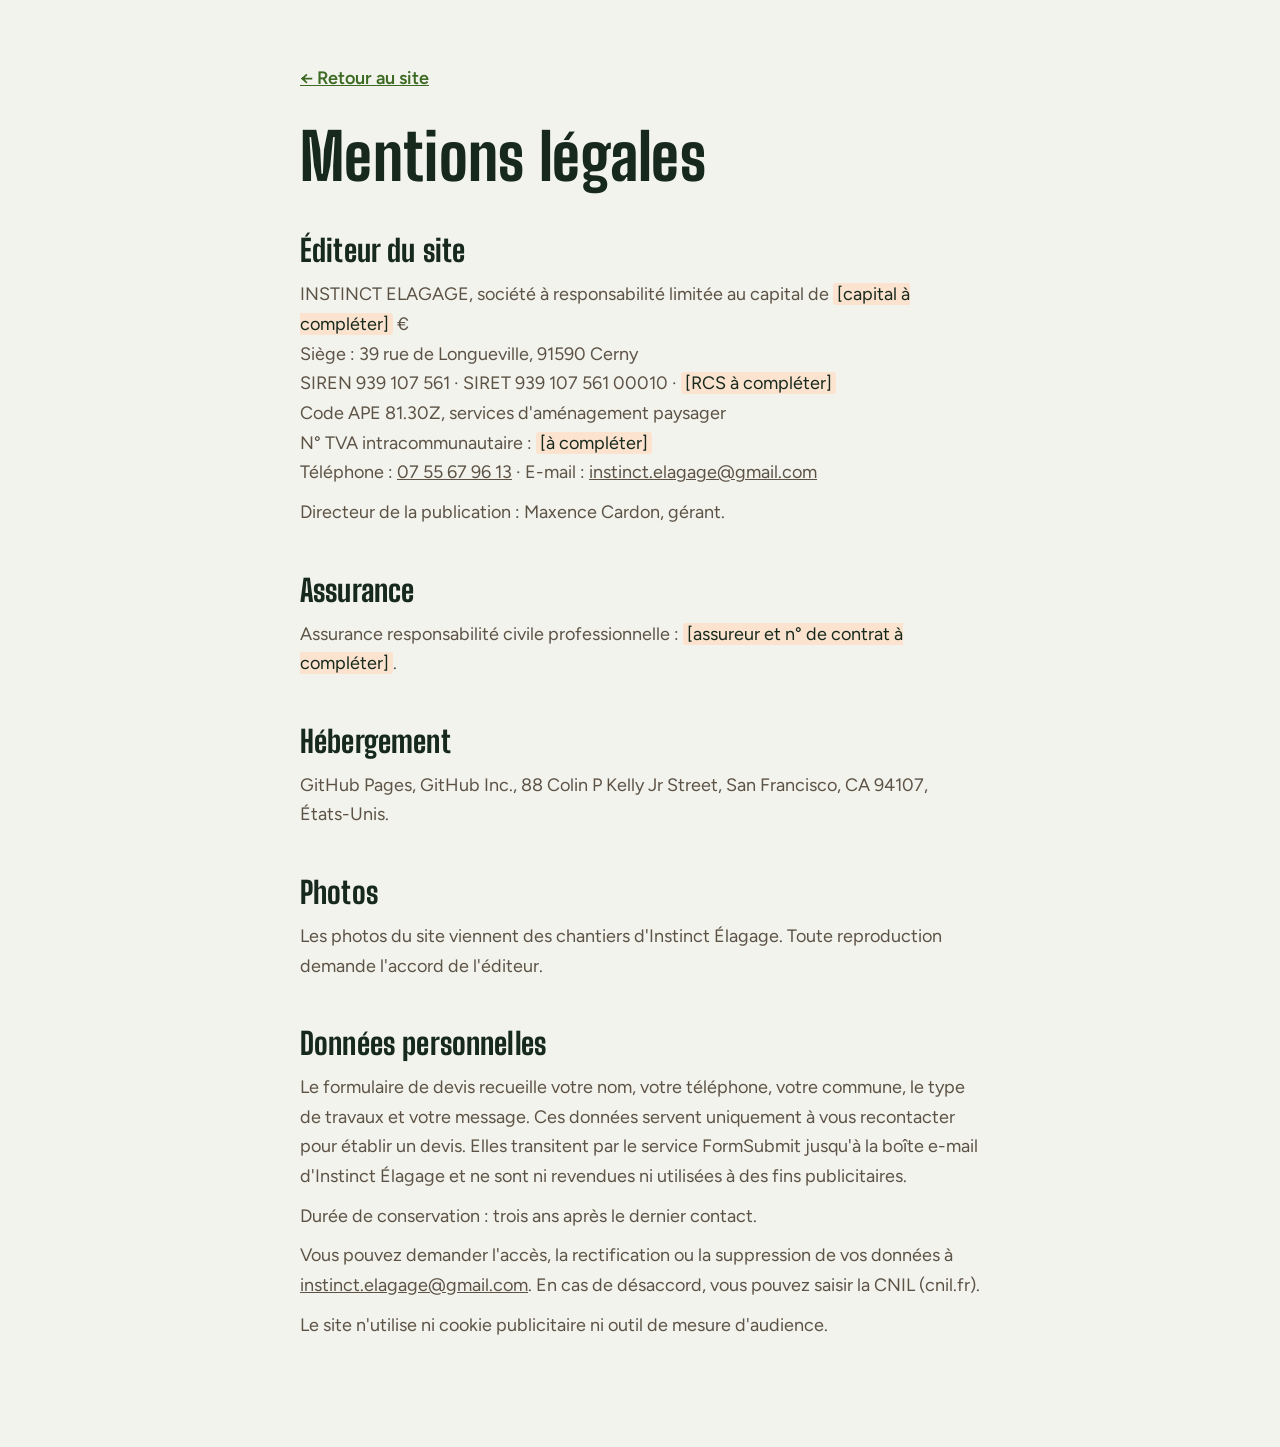
<file: mentions-legales.html>
<!doctype html>
<html lang="fr">
<head>
<meta charset="UTF-8">
<meta name="viewport" content="width=device-width, initial-scale=1">
<title>Mentions légales | Instinct Élagage, Cerny</title>
<meta name="robots" content="noindex, follow">
<link rel="icon" href="favicon.ico" sizes="any">
<link rel="preconnect" href="https://fonts.googleapis.com">
<link rel="preconnect" href="https://fonts.gstatic.com" crossorigin>
<link href="https://fonts.googleapis.com/css2?family=Big+Shoulders+Display:wght@700;800&family=Figtree:wght@400;500;600;700&display=swap" rel="stylesheet">
<link rel="stylesheet" href="css/style.css">
<style>
  .legal { max-width: 760px; margin: 0 auto; padding: 64px var(--gutter) 96px; }
  .legal h1 { font-size: clamp(2.6rem, 7vw, 4rem); margin-bottom: 40px; }
  .legal h2 { font-size: 1.9rem; margin: 48px 0 14px; }
  .legal p, .legal li { color: var(--ecorce); margin-bottom: 10px; }
  .legal mark { background: #FBE3CF; color: var(--foret); padding: 0 4px; border-radius: 3px; }
  .back { display: inline-block; margin-bottom: 32px; font-weight: 600; color: var(--seve); }
</style>
</head>
<body style="padding-bottom:0">
<main class="legal">
  <a class="back" href="index.html">← Retour au site</a>
  <h1>Mentions légales</h1>

  <h2>Éditeur du site</h2>
  <p>INSTINCT ELAGAGE, société à responsabilité limitée au capital de <mark>[capital à compléter]</mark> €<br>
  Siège : 39 rue de Longueville, 91590 Cerny<br>
  SIREN 939 107 561 · SIRET 939 107 561 00010 · <mark>[RCS à compléter]</mark><br>
  Code APE 81.30Z, services d'aménagement paysager<br>
  N° TVA intracommunautaire : <mark>[à compléter]</mark><br>
  Téléphone : <a href="tel:+33755679613">07 55 67 96 13</a> · E-mail : <a href="mailto:instinct.elagage@gmail.com">instinct.elagage@gmail.com</a></p>
  <p>Directeur de la publication : Maxence Cardon, gérant.</p>

  <h2>Assurance</h2>
  <p>Assurance responsabilité civile professionnelle : <mark>[assureur et n° de contrat à compléter]</mark>.</p>

  <h2>Hébergement</h2>
  <p>GitHub Pages, GitHub Inc., 88 Colin P Kelly Jr Street, San Francisco, CA 94107, États-Unis.</p>

  <h2>Photos</h2>
  <p>Les photos du site viennent des chantiers d'Instinct Élagage. Toute reproduction demande l'accord de l'éditeur.</p>

  <h2 id="confidentialite">Données personnelles</h2>
  <p>Le formulaire de devis recueille votre nom, votre téléphone, votre commune, le type de travaux et votre message. Ces données servent uniquement à vous recontacter pour établir un devis. Elles transitent par le service FormSubmit jusqu'à la boîte e-mail d'Instinct Élagage et ne sont ni revendues ni utilisées à des fins publicitaires.</p>
  <p>Durée de conservation : trois ans après le dernier contact.</p>
  <p>Vous pouvez demander l'accès, la rectification ou la suppression de vos données à <a href="mailto:instinct.elagage@gmail.com">instinct.elagage@gmail.com</a>. En cas de désaccord, vous pouvez saisir la CNIL (cnil.fr).</p>
  <p>Le site n'utilise ni cookie publicitaire ni outil de mesure d'audience.</p>
</main>
</body>
</html>
</file>
<file: css/style.css>
/* Instinct Élagage — voir DESIGN.md */

:root {
  --foret: #16291C;
  --foret-2: #1F3828;
  --lichen: #F2F3EC;
  --brume: #E3EAE4;
  --seve: #3C6A23;
  --feuille: #7FAF3A;
  --epi: #E8650A;
  --epi-hover: #F27A24;
  --ecorce: #5C5246;
  --ligne: #CBD4C9;
  --white: #FFFFFF;

  --display: "Big Shoulders Display", "Arial Narrow", sans-serif;
  --text: "Figtree", system-ui, -apple-system, "Segoe UI", sans-serif;

  --gutter: clamp(16px, 4vw, 40px);
  --wrap: 1180px;
  --section: clamp(88px, 12vw, 168px);
  --radius: 22px;
  --radius-sm: 12px;
  --ease: cubic-bezier(.22, .8, .24, 1);
  --rope-x: 0px;
}

*, *::before, *::after { box-sizing: border-box; }
html { scroll-behavior: smooth; -webkit-text-size-adjust: 100%; }
@media (prefers-reduced-motion: reduce) { html { scroll-behavior: auto; } }

body {
  margin: 0;
  background: var(--lichen);
  color: var(--foret);
  font: 400 17px/1.65 var(--text);
  text-rendering: optimizeLegibility;
  -webkit-font-smoothing: antialiased;
  padding-bottom: 64px;
}
@media (min-width: 900px) { body { padding-bottom: 0; font-size: 18px; } }

img { display: block; max-width: 100%; height: auto; }
a { color: inherit; }
button { font: inherit; color: inherit; }
h1, h2, h3 { margin: 0; }
p { margin: 0; }

:focus-visible { outline: 3px solid var(--epi); outline-offset: 3px; border-radius: 4px; }

.skip {
  position: absolute; left: 16px; top: -60px; z-index: 100;
  background: var(--foret); color: var(--lichen); padding: 10px 16px; border-radius: 8px;
}
.skip:focus { top: 12px; }

.wrap { max-width: var(--wrap); margin: 0 auto; padding: 0 var(--gutter); }

/* ---------- Typo ---------- */

h1, h2, .score__n {
  font-family: var(--display);
  font-weight: 800;
  letter-spacing: .005em;
  line-height: .98;
}
h1 { font-size: clamp(3rem, 9.5vw, 6.4rem); }
h1 em { font-style: normal; color: var(--seve); }
h2 { font-size: clamp(2.4rem, 6vw, 4.2rem); }
.h2-sm { font-size: clamp(2rem, 4vw, 2.8rem); }
h3 { font: 700 1.2rem/1.3 var(--text); }

.overline {
  display: flex; align-items: center; gap: 12px;
  font: 600 .8rem/1 var(--text); letter-spacing: .14em; text-transform: uppercase;
  color: var(--ecorce);
  margin-bottom: 22px;
}
.overline__stop {
  display: inline-flex; align-items: center; gap: 8px;
  color: var(--seve);
}
.overline__stop::before {
  content: ""; width: 9px; height: 9px; border-radius: 50%;
  border: 2px solid currentColor;
}
.overline__stop::after { content: "/"; color: var(--ligne); margin-left: 4px; }
.overline--light { color: #B8C7BB; }
.overline--light .overline__stop { color: var(--feuille); }
.overline--light .overline__stop::after { color: #3E5544; }

.lead { font-size: clamp(1.08rem, 1.6vw, 1.25rem); color: var(--ecorce); max-width: 34em; }

/* ---------- Boutons ---------- */

.btn {
  display: inline-flex; align-items: center; justify-content: center; gap: 10px;
  min-height: 52px; padding: 0 26px; border-radius: 999px;
  font: 700 1rem/1 var(--text); text-decoration: none; letter-spacing: .01em;
  border: 2px solid transparent; cursor: pointer;
  transition: background-color .2s var(--ease), border-color .2s var(--ease), transform .2s var(--ease), color .2s var(--ease);
  touch-action: manipulation;
}
.btn svg { width: 18px; height: 18px; fill: currentColor; flex: none; }
.btn:active { transform: scale(.97); }
.btn--epi { background: var(--epi); color: var(--foret); }
.btn--epi:hover { background: var(--epi-hover); }
.btn--ghost { border-color: var(--foret); color: var(--foret); }
.btn--ghost:hover { background: var(--foret); color: var(--lichen); }
.btn--foret { background: var(--foret); color: var(--lichen); }
.btn--foret:hover { background: var(--foret-2); }
.btn--sm { min-height: 44px; padding: 0 18px; font-size: .95rem; }
.btn--lg { min-height: 60px; padding: 0 32px; font-size: 1.15rem; }
.btn--block { width: 100%; }
.btn[aria-busy="true"] { opacity: .6; pointer-events: none; }

/* ---------- Header ---------- */

.top {
  position: sticky; top: 0; z-index: 40;
  background: color-mix(in srgb, var(--lichen) 88%, transparent);
  backdrop-filter: saturate(1.4) blur(10px);
  -webkit-backdrop-filter: saturate(1.4) blur(10px);
  border-bottom: 1px solid transparent;
  transition: border-color .3s var(--ease);
}
.top.is-scrolled { border-bottom-color: var(--ligne); }
.top__inner {
  max-width: calc(var(--wrap) + 160px); margin: 0 auto;
  display: flex; align-items: center; gap: 24px;
  padding: 12px var(--gutter);
}
.brand { display: flex; align-items: center; gap: 12px; text-decoration: none; margin-right: auto; }
.brand img { width: 48px; height: 48px; }
.brand__name { font: 800 1.15rem/.95 var(--display); text-transform: uppercase; letter-spacing: .06em; }
.menu { display: none; gap: 30px; }
.menu a { text-decoration: none; font-weight: 500; font-size: .98rem; position: relative; padding: 6px 0; }
.menu a::after {
  content: ""; position: absolute; left: 0; right: 0; bottom: 0; height: 2px;
  background: var(--seve); transform: scaleX(0); transform-origin: left;
  transition: transform .25s var(--ease);
}
.menu a:hover::after { transform: scaleX(1); }
.top__call { display: none; }
@media (min-width: 900px) {
  .menu { display: flex; }
  .top__call { display: inline-flex; }
}

/* ---------- La corde ---------- */

.rope { display: none; }
@media (min-width: 1280px) {
  :root { --rope-x: 64px; }
  .rope {
    display: block; position: fixed; z-index: 30;
    left: 28px; top: 120px; bottom: 48px; width: 150px;
    pointer-events: none;
  }
  .rope__line {
    position: absolute; left: 0; top: 0; bottom: 0; width: 6px; border-radius: 3px;
    background: repeating-linear-gradient(-55deg, #CFD7CB 0 4px, #BCC6B8 4px 8px);
    overflow: hidden;
  }
  .rope__fill {
    position: absolute; inset: 0; transform-origin: top; transform: scaleY(0);
    background: repeating-linear-gradient(-55deg, var(--epi) 0 4px, #C45208 4px 8px);
  }
  .rope__clip {
    position: absolute; left: -7px; top: 0; width: 20px; height: 30px;
    border: 3px solid var(--foret); border-radius: 10px;
    background: var(--lichen);
    transform: translateY(calc(var(--p, 0) * (100vh - 168px) - 15px));
    transition: transform .12s linear;
  }
  .rope__clip::after {
    content: ""; position: absolute; right: -3px; top: 6px; width: 3px; height: 12px; background: var(--lichen);
  }
  .rope__stops {
    list-style: none; margin: 0; padding: 0; position: absolute; inset: 0;
  }
  .rope__stops li { position: absolute; left: 0; transform: translateY(-50%); }
  .rope__stops li:nth-child(1) { top: 0%; }
  .rope__stops li:nth-child(2) { top: 20%; }
  .rope__stops li:nth-child(3) { top: 40%; }
  .rope__stops li:nth-child(4) { top: 60%; }
  .rope__stops li:nth-child(5) { top: 80%; }
  .rope__stops li:nth-child(6) { top: 100%; }
  .rope__stops a {
    pointer-events: auto; display: flex; align-items: center; gap: 10px;
    padding: 5px 12px 5px 0; margin-left: -3px; border-radius: 999px; text-decoration: none;
    background: var(--lichen); box-shadow: 0 0 0 1px rgba(22, 41, 28, .06);
    font: 600 .7rem/1 var(--text); letter-spacing: .14em; text-transform: uppercase;
    color: var(--ecorce);
    transition: color .3s var(--ease), background-color .3s var(--ease);
  }
  .rope__stops a::before {
    content: ""; width: 12px; height: 12px; border-radius: 50%;
    background: var(--lichen); border: 2px solid #AEB9AA;
    transition: border-color .3s var(--ease), background-color .3s var(--ease);
  }
  .rope__stops a:hover { color: var(--foret); }
  .rope__stops a.is-passed::before { border-color: var(--epi); background: var(--epi); }
  .rope__stops a.is-current { color: var(--foret); font-weight: 700; }
  .rope.on-dark .rope__clip { background: var(--foret); border-color: var(--lichen); }
  .rope.on-dark .rope__clip::after { background: var(--foret); }

  main, .foot { padding-left: var(--rope-x); }
  .marquee { margin-left: 110px; }
}
/* Entre 1280 et 1439 px, la place manque : seuls les points restent, l'étiquette s'affiche au survol. */
@media (min-width: 1280px) and (max-width: 1439px) {
  .rope__stops a { background: transparent; box-shadow: none; padding-right: 0; }
  .rope__stops a span {
    position: absolute; left: 22px; white-space: nowrap;
    background: var(--lichen); padding: 5px 10px; border-radius: 999px;
    box-shadow: 0 0 0 1px rgba(22, 41, 28, .08);
    opacity: 0; transform: translateX(-4px);
    transition: opacity .2s var(--ease), transform .2s var(--ease);
  }
  .rope__stops a:hover span, .rope__stops a:focus-visible span { opacity: 1; transform: none; }
}

/* ---------- Hero ---------- */

.hero {
  max-width: calc(var(--wrap) + 80px); margin: 0 auto;
  padding: clamp(36px, 7vw, 96px) var(--gutter) var(--section);
  display: grid; gap: 48px;
}
.hero__text h1 { margin-bottom: 28px; }
.hero__text .lead { margin-bottom: 32px; }

.rating {
  display: inline-flex; align-items: center; gap: 8px; flex-wrap: wrap;
  padding: 10px 18px; border-radius: 999px;
  background: var(--white); border: 1px solid var(--ligne);
  text-decoration: none; font-size: .98rem;
  margin-bottom: 28px;
  transition: border-color .2s var(--ease);
}
.rating:hover { border-color: var(--seve); }
.rating strong { font-weight: 700; }
.rating span:last-child { color: var(--ecorce); }
.stars { color: var(--seve); letter-spacing: .12em; font-size: 1.05rem; }

.hero__cta { display: flex; flex-wrap: wrap; gap: 12px; margin-bottom: 36px; }
.hero__tags {
  list-style: none; margin: 0; padding: 0;
  display: flex; flex-wrap: wrap; gap: 8px 22px;
  font-size: .92rem; color: var(--ecorce);
}
.hero__tags li { display: flex; align-items: center; gap: 8px; }
.hero__tags li::before { content: ""; width: 6px; height: 6px; border-radius: 50%; background: var(--feuille); }

.hero__media { margin: 0; position: relative; }
.hero__media img {
  width: 100%; aspect-ratio: 4 / 5; object-fit: cover; object-position: 50% 30%;
  border-radius: var(--radius);
}
.hero__media figcaption {
  position: absolute; left: 16px; bottom: 16px; right: 16px;
  font-size: .82rem; color: var(--white);
  background: rgba(22, 41, 28, .72); padding: 8px 14px; border-radius: 999px; width: fit-content;
}

@media (min-width: 960px) {
  .hero { grid-template-columns: 1.15fr .85fr; align-items: center; gap: clamp(48px, 6vw, 96px); }
  .hero__media img { aspect-ratio: 3 / 4; }
}

/* ---------- Sections ---------- */

.section { padding: var(--section) 0; }
.section--brume { background: var(--brume); }
.section--foret { background: var(--foret); color: var(--lichen); }
.section__head { margin-bottom: clamp(48px, 6vw, 80px); max-width: 760px; }
.section__head h2 { margin-bottom: 20px; }
.section__intro { color: var(--ecorce); font-size: 1.1rem; max-width: 36em; }
.section__head--row { max-width: none; display: grid; gap: 28px; }
@media (min-width: 960px) {
  .section__head--row { grid-template-columns: 1fr auto; align-items: end; }
  .section__head--row h2 { max-width: 14ch; margin-bottom: 0; }
}

/* ---------- Prestations ---------- */

.services {
  list-style: none; margin: 0; padding: 0;
  display: grid; gap: 20px;
}
@media (min-width: 640px) { .services { grid-template-columns: repeat(2, 1fr); gap: 24px; } }
@media (min-width: 1024px) { .services { grid-template-columns: repeat(3, 1fr); gap: 28px 28px; } }

.service {
  background: var(--white); border-radius: var(--radius); overflow: hidden;
  display: flex; flex-direction: column;
  transition: transform .4s var(--ease), box-shadow .4s var(--ease);
}
.service img { width: 100%; aspect-ratio: 16 / 10; object-fit: cover; transition: transform .8s var(--ease); }
@media (min-width: 640px) { .service img { aspect-ratio: 4 / 3; } }
.service__body { padding: 24px 26px 30px; }
.service__body h3 { font: 800 1.75rem/1 var(--display); margin-bottom: 10px; letter-spacing: .01em; }
.service__body p { color: var(--ecorce); font-size: 1rem; }
@media (hover: hover) {
  .service:hover { transform: translateY(-4px); box-shadow: 0 18px 40px -24px rgba(22, 41, 28, .35); }
  .service:hover img { transform: scale(1.04); }
}

/* ---------- Galerie ---------- */

.filters { display: flex; flex-wrap: wrap; gap: 8px; }
.chip {
  min-height: 44px; padding: 0 18px; border-radius: 999px; cursor: pointer;
  background: transparent; border: 1.5px solid var(--ligne);
  font-weight: 600; font-size: .95rem;
  transition: background-color .2s var(--ease), border-color .2s var(--ease), color .2s var(--ease);
}
.chip:hover { border-color: var(--foret); }
.chip.is-active { background: var(--foret); border-color: var(--foret); color: var(--lichen); }

.gallery {
  list-style: none; margin: 0; padding: 0;
  display: grid; gap: 14px;
  grid-template-columns: repeat(2, 1fr);
  grid-auto-flow: dense;
}
@media (min-width: 768px) { .gallery { grid-template-columns: repeat(3, 1fr); gap: 20px; } }
@media (min-width: 1100px) { .gallery { grid-template-columns: repeat(4, 1fr); } }
.gallery li { display: flex; flex-direction: column; gap: 10px; transition: opacity .35s var(--ease), transform .35s var(--ease); }
.gallery li.wide { grid-column: span 2; }
.gallery li.is-hidden { display: none; }
.gallery__more { display: flex; margin: 28px auto 0; }
@media (max-width: 767px) {
  .gallery:not(.is-open) li:nth-child(n+7) { display: none; }
}
@media (min-width: 768px) { .gallery__more { display: none; } }
.gallery.is-open + .gallery__more { display: none; }
.gallery li > span { font-size: .88rem; color: var(--ecorce); line-height: 1.4; }
.shot {
  display: block; padding: 0; border: 0; cursor: zoom-in; background: var(--ligne);
  border-radius: var(--radius-sm); overflow: hidden; width: 100%;
}
.shot img { width: 100%; aspect-ratio: 4 / 5; object-fit: cover; transition: transform .7s var(--ease); }
.gallery li.wide .shot img { aspect-ratio: 8 / 5; }
@media (min-width: 768px) {
  .shot img { aspect-ratio: 1 / 1; }
  .gallery li.wide .shot img { aspect-ratio: 2 / 1; }
}
@media (min-width: 768px) and (max-width: 1099px) {
  .gallery li.wide .shot img { aspect-ratio: 2.06 / 1; }
}
@media (hover: hover) { .shot:hover img { transform: scale(1.05); } }

.lightbox {
  border: 0; padding: 0; background: transparent; max-width: 100vw; max-height: 100dvh;
  width: 100vw; height: 100dvh; margin: 0;
}
.lightbox::backdrop { background: rgba(10, 20, 13, .92); }
.lightbox[open] { display: grid; place-items: center; }
.lightbox figure { margin: 0; display: grid; gap: 12px; justify-items: center; padding: 64px 16px; }
.lightbox img { max-width: min(92vw, 1100px); max-height: 78dvh; object-fit: contain; border-radius: 8px; }
.lightbox figcaption { color: #D6DED6; font-size: .95rem; text-align: center; }
.lightbox__close, .lightbox__nav {
  position: fixed; z-index: 2; width: 52px; height: 52px; border-radius: 50%;
  border: 1.5px solid rgba(242, 243, 236, .35); background: rgba(22, 41, 28, .6); color: var(--lichen);
  font-size: 1.8rem; line-height: 1; cursor: pointer;
}
.lightbox__close { top: 16px; right: 16px; }
.lightbox__prev { left: 12px; top: 50%; transform: translateY(-50%); }
.lightbox__next { right: 12px; top: 50%; transform: translateY(-50%); }
.lightbox__close:hover, .lightbox__nav:hover { background: var(--epi); color: var(--foret); border-color: var(--epi); }

/* ---------- Tronc ---------- */

.tronc { display: grid; gap: 48px; }
.tronc__intro h2 { margin-bottom: 24px; max-width: 14ch; }
.tronc__intro > p { color: var(--ecorce); font-size: 1.1rem; max-width: 34em; }
.tronc__media { margin: 0; }
.tronc__media img { width: 100%; aspect-ratio: 4 / 5; object-fit: cover; border-radius: var(--radius); }
.pull { margin: 36px 0 0; padding: 0 0 0 22px; border-left: 3px solid var(--feuille); }
.pull p { font: 700 clamp(1.5rem, 2.6vw, 2rem)/1.15 var(--display); letter-spacing: .01em; }
.pull cite { display: block; margin-top: 10px; font: 500 .9rem var(--text); color: var(--ecorce); font-style: normal; }

.steps {
  list-style: none; margin: 24px 0 0; padding: 0;
  display: grid; gap: 0; counter-reset: step;
  border-top: 1px solid var(--ligne);
}
.step {
  display: grid; grid-template-columns: 56px 1fr; column-gap: 16px; row-gap: 6px;
  padding: 28px 0; border-bottom: 1px solid var(--ligne);
}
.step__n { grid-row: span 4; font: 800 2rem/1 var(--display); color: var(--seve); }
.step h3 { font-size: 1.15rem; }
.step p { color: var(--ecorce); font-size: 1rem; }
.step q {
  margin-top: 8px; font-style: italic; color: var(--foret); font-size: .98rem;
  quotes: "« " " »";
}
.step__who { font-size: .82rem; color: var(--ecorce); letter-spacing: .02em; }
.step__who::before { content: "— "; }

@media (min-width: 960px) {
  .tronc { grid-template-columns: 1fr 1fr; column-gap: clamp(48px, 7vw, 112px); align-items: center; }
  .steps { grid-column: 1 / -1; grid-template-columns: repeat(4, 1fr); border-top: 0; margin-top: 56px; gap: 24px; }
  .step { grid-template-columns: 1fr; border-bottom: 0; border-top: 2px solid var(--foret); padding: 24px 0 0; align-content: start; }
  .step__n { grid-row: auto; margin-bottom: 14px; }
}

/* ---------- Avis ---------- */

.avis__head { margin-bottom: 64px; }
.score { display: flex; align-items: center; gap: 22px; margin-bottom: 40px; }
.score__n { font-size: clamp(5rem, 12vw, 8.5rem); color: var(--feuille); line-height: .8; }
.stars--big { color: var(--feuille); font-size: 1.4rem; }
.score p { color: #C3D0C6; font-size: .98rem; margin-top: 6px; }
.avis__head h2 { max-width: 20ch; font-size: clamp(2.1rem, 5vw, 3.6rem); line-height: 1.02; }
.avis__src { margin-top: 18px; color: #B8C7BB; }

.marquee {
  display: grid; gap: 18px; overflow: hidden;
  -webkit-mask-image: linear-gradient(90deg, transparent, #000 8%, #000 92%, transparent);
          mask-image: linear-gradient(90deg, transparent, #000 8%, #000 92%, transparent);
}
.marquee__row {
  list-style: none; margin: 0; padding: 0;
  display: flex; gap: 18px; width: max-content;
  animation: slide var(--dur, 70s) linear infinite;
}
.marquee__row--rev { animation-direction: reverse; }
.marquee:hover .marquee__row, .marquee:focus-within .marquee__row { animation-play-state: paused; }
@keyframes slide { to { transform: translateX(calc(-50% - 9px)); } }

.review {
  width: min(78vw, 360px); flex: none;
  background: var(--foret-2); border: 1px solid #2F4A37; border-radius: 18px;
  padding: 24px 24px 22px;
  display: flex; flex-direction: column; justify-content: space-between; gap: 18px;
}
.review::before { content: "★★★★★"; color: var(--feuille); letter-spacing: .12em; font-size: .9rem; }
.review p { font-size: .98rem; line-height: 1.55; color: #E6ECE5; flex: 1; }
.review span { font-weight: 600; font-size: .92rem; color: var(--lichen); }

@media (prefers-reduced-motion: reduce) {
  .marquee { overflow-x: auto; -webkit-mask-image: none; mask-image: none; padding: 0 var(--gutter) 12px; scroll-snap-type: x mandatory; }
  .marquee__row { animation: none; }
  .review { scroll-snap-align: start; }
  .marquee__row [data-clone] { display: none; }
}

.avis__foot { margin-top: 48px; }
.link-light { color: var(--lichen); font-weight: 600; text-underline-offset: 5px; text-decoration-color: var(--feuille); }
.link-light:hover { color: var(--feuille); }

/* ---------- Racines ---------- */

.racines { display: grid; gap: 72px; }
.zone h2 { margin-bottom: 20px; max-width: 16ch; }
.zone > p { color: var(--ecorce); max-width: 34em; margin-bottom: 32px; }
.communes {
  list-style: none; margin: 0; padding: 0;
  display: flex; flex-wrap: wrap; gap: 8px;
}
.communes li {
  padding: 8px 14px; border-radius: 999px; background: var(--white);
  border: 1px solid var(--ligne); font-size: .92rem;
}
.communes li:first-child { background: var(--foret); color: var(--lichen); border-color: var(--foret); }

.faq h2 { margin-bottom: 24px; }
.faq details { border-bottom: 1px solid var(--ligne); }
.faq details:first-of-type { border-top: 1px solid var(--ligne); }
.faq summary {
  list-style: none; cursor: pointer;
  display: flex; justify-content: space-between; align-items: center; gap: 16px;
  padding: 22px 0; font-weight: 600; font-size: 1.05rem;
}
.faq summary::-webkit-details-marker { display: none; }
.faq summary::after {
  content: ""; flex: none; width: 28px; height: 28px; border-radius: 50%;
  border: 1.5px solid var(--ligne);
  background:
    linear-gradient(var(--foret), var(--foret)) center / 12px 2px no-repeat,
    linear-gradient(var(--foret), var(--foret)) center / 2px 12px no-repeat;
  transition: transform .3s var(--ease), background-color .3s var(--ease);
}
.faq details[open] summary::after {
  transform: rotate(45deg); background-color: var(--epi); border-color: var(--epi);
}
.faq details p { padding: 0 44px 24px 0; color: var(--ecorce); }
.faq summary:hover { color: var(--seve); }

@media (min-width: 1024px) {
  .racines { grid-template-columns: 1fr 1fr; gap: clamp(56px, 7vw, 112px); align-items: start; }
}

/* ---------- Contact ---------- */

.contact {
  display: grid; gap: 24px; margin-top: var(--section);
}
.contact__card {
  background: var(--foret); color: var(--lichen);
  border-radius: var(--radius); padding: clamp(32px, 5vw, 56px);
  display: flex; flex-direction: column; align-items: flex-start; gap: 22px;
  position: relative; overflow: hidden;
}
.contact__card::after {
  content: ""; position: absolute; right: -80px; bottom: -80px; width: 280px; height: 280px;
  border-radius: 50%; border: 2px dashed #2F4A37; pointer-events: none;
}
.contact__card h2 { font-size: clamp(2.6rem, 6vw, 4rem); }
.contact__card > p { color: #C3D0C6; max-width: 30em; }
.coords { margin: 12px 0 0; display: grid; gap: 18px; position: relative; z-index: 1; }
.coords dt { font-size: .75rem; letter-spacing: .14em; text-transform: uppercase; color: var(--feuille); font-weight: 600; margin-bottom: 4px; }
.coords dd { margin: 0; }
.coords a { color: var(--lichen); text-underline-offset: 4px; }

.form {
  background: var(--white); border-radius: var(--radius);
  padding: clamp(28px, 4vw, 48px); position: relative;
}
.form__fields { display: grid; gap: 18px; margin-bottom: 24px; }
@media (min-width: 640px) { .form__fields { grid-template-columns: 1fr 1fr; } .field--full { grid-column: 1 / -1; } }
.field label { display: block; font-weight: 600; font-size: .92rem; margin-bottom: 8px; }
.field label span { color: var(--epi); }
.field input, .field select, .field textarea {
  width: 100%; min-height: 50px; padding: 12px 14px;
  font: 400 16px/1.4 var(--text); color: var(--foret);
  background: var(--lichen); border: 1.5px solid var(--ligne); border-radius: 10px;
  transition: border-color .2s var(--ease), background-color .2s var(--ease);
}
.field textarea { resize: vertical; min-height: 120px; }
.field input:focus, .field select:focus, .field textarea:focus { outline: none; border-color: var(--seve); background: var(--white); }
.field input[aria-invalid="true"] { border-color: #B3261E; }
.field__err { color: #B3261E; font-size: .85rem; margin-top: 6px; min-height: 0; }
.field__err:empty { display: none; }
.form__note { margin-top: 14px; font-size: .85rem; color: var(--ecorce); }
.hp { position: absolute; left: -9999px; width: 1px; height: 1px; opacity: 0; }
.form__done {
  position: absolute; inset: 0; border-radius: var(--radius);
  background: var(--white); display: grid; place-content: center; text-align: center; gap: 12px; padding: 32px;
}
.form__done[hidden] { display: none; }
.form__done h3 { font: 800 2.4rem/1 var(--display); color: var(--seve); }
.form__done a { font-weight: 700; color: var(--foret); }

@media (min-width: 1024px) {
  .contact { grid-template-columns: .9fr 1.1fr; gap: 28px; }
}

/* ---------- Footer ---------- */

.foot { background: var(--foret); color: #C3D0C6; padding: 64px 0 48px; font-size: .95rem; }
.foot__inner { display: grid; gap: 32px; }
.foot__brand { display: flex; align-items: center; gap: 16px; }
.foot__brand strong { color: var(--lichen); font: 800 1.4rem/1 var(--display); text-transform: uppercase; letter-spacing: .06em; }
.foot a { color: var(--lichen); text-underline-offset: 4px; }
@media (min-width: 900px) { .foot__inner { grid-template-columns: 1.2fr 1fr 1fr; align-items: center; } }

/* ---------- Barre d'appel mobile ---------- */

.callbar {
  position: fixed; left: 0; right: 0; bottom: 0; z-index: 50;
  display: flex; align-items: center; justify-content: center; gap: 10px;
  height: 64px; padding-bottom: env(safe-area-inset-bottom);
  background: var(--epi); color: var(--foret);
  font-weight: 700; font-size: 1.05rem; text-decoration: none;
  box-shadow: 0 -8px 24px -12px rgba(22, 41, 28, .4);
}
.callbar svg { width: 20px; height: 20px; fill: currentColor; }
@media (min-width: 900px) { .callbar { display: none; } }

/* ---------- Apparitions ---------- */

.js .reveal { opacity: 0; transform: translateY(28px); transition: opacity .8s var(--ease), transform .8s var(--ease); }
.js .reveal.is-in { opacity: 1; transform: none; }
@media (prefers-reduced-motion: reduce) {
  .reveal { opacity: 1; transform: none; transition: none; }
  .service, .service img, .shot img { transition: none; }
}
</file>
